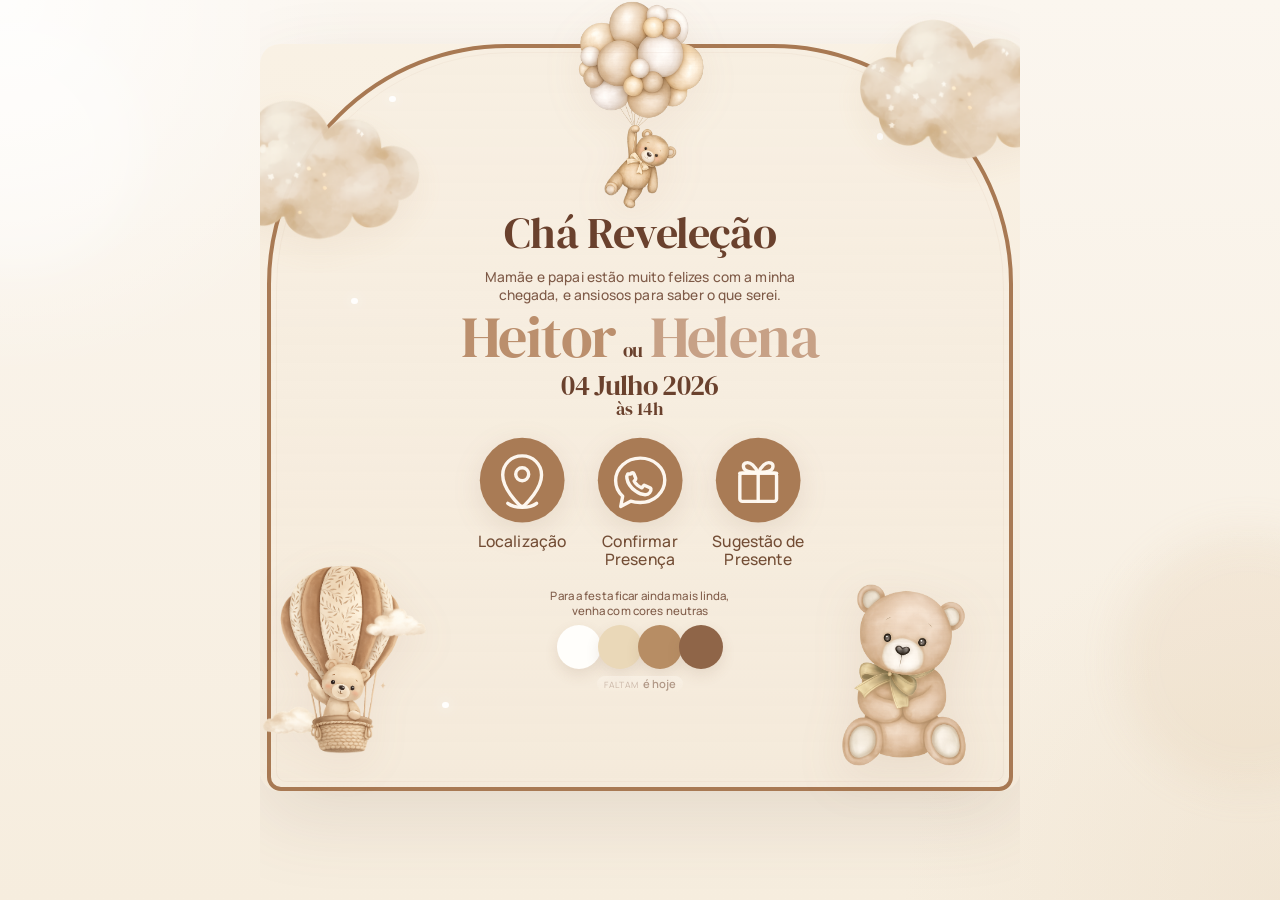
<file: index.html>
﻿<!DOCTYPE html>
<html lang="pt-BR">
  <head>
    <meta charset="UTF-8" />
    <meta name="viewport" content="width=device-width, initial-scale=1.0" />
    <title>Ch&aacute; Revele&ccedil;&atilde;o</title>
    <meta
      name="description"
      content="Convite interativo de ch&aacute; revela&ccedil;&atilde;o com localiza&ccedil;&atilde;o, confirma&ccedil;&atilde;o de presen&ccedil;a e sugest&atilde;o de presente."
    />
    <link rel="canonical" href="https://convite-cha-revelacao.vercel.app/" />
    <meta property="og:locale" content="pt_BR" />
    <meta property="og:type" content="website" />
    <meta property="og:site_name" content="Ch&aacute; Revele&ccedil;&atilde;o" />
    <meta property="og:title" content="Ch&aacute; Revele&ccedil;&atilde;o | Heitor ou Helena?" />
    <meta
      property="og:description"
      content="Confirme sua presen&ccedil;a, veja o local e deixe seu palpite."
    />
    <meta property="og:url" content="https://convite-cha-revelacao.vercel.app/" />
    <meta
      property="og:image"
      content="https://convite-cha-revelacao.vercel.app/og-preview.png?v=2"
    />
    <meta property="og:image:type" content="image/png" />
    <meta property="og:image:width" content="1200" />
    <meta property="og:image:height" content="1200" />
    <meta
      property="og:image:alt"
      content="Convite Ch&aacute; Revele&ccedil;&atilde;o com a pergunta Heitor ou Helena?"
    />
    <meta name="twitter:card" content="summary_large_image" />
    <meta name="twitter:title" content="Ch&aacute; Revele&ccedil;&atilde;o | Heitor ou Helena?" />
    <meta
      name="twitter:description"
      content="Confirme sua presen&ccedil;a, veja o local e deixe seu palpite."
    />
    <meta
      name="twitter:image"
      content="https://convite-cha-revelacao.vercel.app/og-preview.png?v=2"
    />
    <link rel="preconnect" href="https://fonts.googleapis.com" />
    <link rel="preconnect" href="https://fonts.gstatic.com" crossorigin />
    <link
      href="https://fonts.googleapis.com/css2?family=Cormorant+Garamond:wght@600;700&family=DM+Serif+Display:ital@0;1&family=Manrope:wght@400;500;600;700&display=swap"
      rel="stylesheet"
    />
    <link rel="stylesheet" href="./styles.css" />
  </head>
  <body class="layout-main-cover">
    <div class="ambient ambient-left"></div>
    <div class="ambient ambient-right"></div>

    <main class="invite-page">
      <section class="invite-card" id="convite">
        <div class="cover-shell">
          <div class="cover-sparkles" aria-hidden="true">
            <span></span>
            <span></span>
            <span></span>
            <span></span>
          </div>

          <img
            class="cover-cloud cover-cloud-left cover-cloud-image"
            src="./referencias/nuvem2.png"
            alt=""
            aria-hidden="true"
          />
          <img
            class="cover-cloud cover-cloud-right cover-cloud-image"
            src="./referencias/nuvem2.png"
            alt=""
            aria-hidden="true"
          />

          <div class="cover-arch">
            <div class="cover-balloon-burst" aria-hidden="true">
              <img
                class="cover-balloon-image"
                src="./referencias/ursoBalao.png"
                alt=""
              />
            </div>

            <div class="cover-content">
              <p class="cover-kicker">Ch&aacute; Revele&ccedil;&atilde;o</p>
              <div class="cover-copy-block">
                <p class="cover-copy">
                  Mam&atilde;e e papai est&atilde;o muito felizes com a minha chegada, e
                  ansiosos para saber o que serei.
                </p>
              </div>

              <p class="cover-name-line">
                <span class="cover-name cover-name-left">Heitor</span>
                <span class="cover-name-divider">ou</span>
                <span class="cover-name cover-name-right">Helena</span>
              </p>

              <div class="cover-event-block">
                <div class="cover-event cover-event-stacked">
                  <strong class="cover-event-date-line" data-event-date>04 Julho 2026</strong>
                  <span class="cover-event-time-line" data-event-time>&agrave;s 14:00</span>
                </div>
              </div>

              <div class="cover-actions" aria-label="A&ccedil;&otilde;es principais do convite">
                <button class="cover-action" type="button" data-open-panel="location-panel">
                  <span class="cover-action-icon">
                    <svg
                      class="cover-action-svg"
                      viewBox="0 0 64 64"
                      aria-hidden="true"
                      focusable="false"
                    >
                      <circle class="icon-circle" cx="32" cy="32" r="30" />
                      <path
                        class="icon-stroke"
                        d="M32 14.8c-7.7 0-13.8 5.9-13.8 13.5 0 10.3 11.7 21.2 12.2 21.7.9.8 2.2.8 3.1 0 .5-.5 12.2-11.4 12.2-21.7 0-7.6-6.1-13.5-13.7-13.5Z"
                      />
                      <circle class="icon-stroke" cx="32" cy="27.8" r="4.6" />
                      <path class="icon-stroke" d="M21.8 48.4c2.4 1.8 5.8 2.8 10.2 2.8 4.4 0 7.8-1 10.2-2.8" />
                    </svg>
                  </span>
                  <span class="cover-action-label">Localiza&ccedil;&atilde;o</span>
                </button>
                <button class="cover-action" type="button" data-open-panel="rsvp-panel">
                  <span class="cover-action-icon">
                    <svg
                      class="cover-action-svg"
                      viewBox="0 0 64 64"
                      aria-hidden="true"
                      focusable="false"
                    >
                      <circle class="icon-circle" cx="32" cy="32" r="30" />
                      <path
                        class="icon-stroke"
                        d="M32 16.4c-9.7 0-17.4 7.1-17.4 15.9 0 4.4 1.9 8.3 5 11.1l-1.4 7.2 7-3.7c2 .6 4.2.9 6.8.9 9.7 0 17.4-7.1 17.4-15.9S41.7 16.4 32 16.4Z"
                      />
                      <path
                        class="icon-stroke"
                        d="M25.2 27.6c.4-.8 1-.9 1.4-.9.4 0 .7 0 1 .8l1.2 3c.1.3.1.7-.1 1-.3.4-.6.8-1 1.1.4.9 1.3 2 2.4 3 .9.7 2.1 1.5 3 1.8.4-.4.8-1 1.2-1.4.3-.4.7-.5 1.1-.3l3.5 1.6c.4.2.6.4.7.7.1.4 0 1.8-.9 2.9-.8 1-2.1 1.4-3.2 1.4-1.6 0-4.1-.6-6.7-2.5-3.4-2.4-5.7-6-6.2-9.1-.2-1.3 0-2.3.6-3.1Z"
                      />
                    </svg>
                  </span>
                  <span class="cover-action-label">Confirmar Presen&ccedil;a</span>
                </button>
                <button class="cover-action" type="button" data-open-panel="gift-panel">
                  <span class="cover-action-icon">
                    <svg
                      class="cover-action-svg"
                      viewBox="0 0 64 64"
                      aria-hidden="true"
                      focusable="false"
                    >
                      <circle class="icon-circle" cx="32" cy="32" r="30" />
                      <rect class="icon-stroke" x="19" y="27" width="26" height="20" rx="1.8" />
                      <path class="icon-stroke" d="M19 27h26" />
                      <path class="icon-stroke" d="M32 27v20" />
                      <path
                        class="icon-stroke"
                        d="M31.8 27c-1.4-4.3-5.4-8.7-8.9-7.1-2 1-1.8 4 .5 5.2 2.2 1.1 5.7 1.2 8.4 1.2Z"
                      />
                      <path
                        class="icon-stroke"
                        d="M32.2 27c1.4-4.3 5.4-8.7 8.9-7.1 2 1 1.8 4-.5 5.2-2.2 1.1-5.7 1.2-8.4 1.2Z"
                      />
                    </svg>
                  </span>
                  <span class="cover-action-label">Sugest&atilde;o de Presente</span>
                </button>
              </div>

              <p class="cover-note">
                Para a festa ficar ainda mais linda,
                <span>venha com cores neutras</span>
              </p>

              <div class="cover-palette" aria-label="Paleta neutra sugerida">
                <span class="cover-swatch cover-swatch-one"></span>
                <span class="cover-swatch cover-swatch-two"></span>
                <span class="cover-swatch cover-swatch-three"></span>
                <span class="cover-swatch cover-swatch-four"></span>
              </div>

              <div class="cover-countdown" id="cover-countdown" aria-live="polite">
                <span class="cover-countdown-label">Faltam</span>
                <strong class="cover-countdown-value" id="cover-countdown-value">0 dias</strong>
              </div>

              <div class="cover-bottom" aria-hidden="true">
                <img
                  class="basket-scene basket-scene-image"
                  src="./referencias/ursinho2.png"
                  alt=""
                />
              </div>

              <img
                class="big-bear big-bear-image big-bear-anchor"
                src="./referencias/urso3.png"
                alt=""
                aria-hidden="true"
              />
            </div>
          </div>
        </div>
      </section>
    </main>

    <section class="panel-shell" id="location-panel" aria-hidden="true">
      <div class="panel-card">
        <button class="panel-close" type="button" data-close-panel aria-label="Fechar painel">
          x
        </button>
        <p class="panel-kicker">Local do evento</p>
        <h2>Como chegar</h2>
        <p class="panel-copy">
          Abra o ponto exato no mapa e siga direto para o endere&ccedil;o do evento.
        </p>
        <div class="panel-block">
          <strong data-event-location>R. Fortaleza, 63 - Cidade Universit&aacute;ria, Macei&oacute; - AL, 57072-313</strong>
        </div>
        <a
          class="panel-link"
          data-map-link
          href="https://maps.google.com"
          target="_blank"
          rel="noreferrer"
          >Abrir no Google Maps</a
        >
        <button class="panel-link panel-link-secondary" id="copy-location-button" type="button">
          Copiar localiza&ccedil;&atilde;o
        </button>
        <p class="panel-copy-feedback" id="copy-location-feedback" hidden>
          Localiza&ccedil;&atilde;o copiada para compartilhar.
        </p>
      </div>
    </section>

    <section class="panel-shell" id="rsvp-panel" aria-hidden="true">
      <div class="panel-card">
        <button class="panel-close" type="button" data-close-panel aria-label="Fechar painel">
          x
        </button>
        <p class="panel-kicker">Presen&ccedil;a</p>
        <h2>Confirme sua presen&ccedil;a</h2>
        <form class="rsvp-form" id="rsvp-form">
          <label class="field">
            <span>Seu nome</span>
            <input
              id="guest-name"
              name="guest-name"
              type="text"
              maxlength="60"
              placeholder="Digite seu nome"
              required
            />
          </label>
          <p class="field-error" id="guest-name-error" hidden>
            Este nome n&atilde;o foi encontrado na lista de convidados.
          </p>
          <button class="panel-link panel-link-button" type="submit">
            Confirmar presen&ccedil;a
          </button>
        </form>
        <div class="confirmation-panel" id="confirmation-panel" hidden>
          <p class="confirmation-title">Presen&ccedil;a confirmada</p>
          <p class="confirmation-copy">
            <span id="confirmed-name"></span>, sua participa&ccedil;&atilde;o foi registrada.
          </p>
          <button class="vote-entry" type="button" data-open-panel="vote-panel">
            Fazer meu palpite: menino ou menina
          </button>
        </div>
      </div>
    </section>

    <section class="panel-shell" id="gift-panel" aria-hidden="true">
      <div class="panel-card">
        <button class="panel-close" type="button" data-close-panel aria-label="Fechar painel">
          x
        </button>
        <p class="panel-kicker">Presentes</p>
        <h2>Dois itens que ajudam bastante</h2>
        <p class="panel-copy">
          Se desejar presentear, voc&ecirc; pode escolher qualquer uma dessas op&ccedil;&otilde;es.
        </p>

        <div class="gift-grid">
          <article class="gift-card">
            <div class="gift-visual">
              <img
                class="gift-image is-visible"
                src="./referencias/fralda1.jpeg"
                alt="Sugest&atilde;o de fralda marca 1"
              />
              <img
                class="gift-image"
                src="./referencias/fralda2.jpeg"
                alt="Sugest&atilde;o de fralda marca 2"
              />
              <div class="gift-shimmer"></div>
            </div>
            <div class="gift-content">
              <p class="gift-title">Fralda</p>
              <p class="gift-description">Tamanho P ou M.</p>
            </div>
          </article>

          <article class="gift-card">
            <div class="gift-visual">
              <img
                class="gift-image is-visible"
                src="./referencias/lenco1.jpeg"
                alt="Sugest&atilde;o de len&ccedil;o umedecido marca 1"
              />
              <img
                class="gift-image"
                src="./referencias/lenco2.jpeg"
                alt="Sugest&atilde;o de len&ccedil;o umedecido marca 2"
              />
              <div class="gift-shimmer"></div>
            </div>
            <div class="gift-content">
              <p class="gift-title">Len&ccedil;o umedecido</p>
              <p class="gift-description">Qualquer uma das op&ccedil;&otilde;es mostradas ser&aacute; bem-vinda.</p>
            </div>
          </article>
        </div>
      </div>
    </section>

    <section class="panel-shell" id="vote-panel" aria-hidden="true">
      <div class="panel-card panel-card-vote">
        <button class="panel-close" type="button" data-close-panel aria-label="Fechar painel">
          x
        </button>
        <p class="panel-kicker">Palpite</p>
        <h2>Deixe seu palpite</h2>
        <p class="panel-copy">
          Helena ou Heitor? Toque no nome para votar.
        </p>

        <div class="vote-lock" id="vote-lock">
          <p class="vote-lock-title">Aguardando confirma&ccedil;&atilde;o</p>
          <p class="vote-lock-copy">Confirme sua presen&ccedil;a para liberar esta etapa.</p>
        </div>
        <p class="field-error" id="vote-status-message" hidden></p>

        <div class="vote-panel is-locked" id="vote-panel-content" aria-disabled="true">
          <div class="vote-confirm" id="vote-confirm" hidden>
            <p class="vote-confirm-kicker">Confirmar palpite</p>
            <p class="vote-confirm-copy" id="vote-confirm-copy">
              Voc&ecirc; quer confirmar este palpite?
            </p>
            <div class="vote-confirm-actions">
              <button class="vote-confirm-button vote-confirm-button-secondary" type="button" id="vote-confirm-cancel">
                Voltar
              </button>
              <button class="vote-confirm-button vote-confirm-button-primary" type="button" id="vote-confirm-submit">
                Confirmar escolha
              </button>
            </div>
          </div>
          <div class="vote-history">
            <p class="vote-history-title">&Uacute;ltimos palpites</p>
            <div class="vote-tags" id="vote-tags"></div>
          </div>

          <div class="vote-options is-disabled" id="vote-options">
            <button class="vote-option vote-option-girl" type="button" data-vote="menina">
              <span class="vote-option-aura"></span>
              <span class="vote-option-badge">Menina</span>
              <span class="vote-title">Helena</span>
              <span class="vote-subtitle">Toque aqui se voc&ecirc; acha que &eacute; menina</span>
            </button>
            <button class="vote-option vote-option-boy" type="button" data-vote="menino">
              <span class="vote-option-aura"></span>
              <span class="vote-option-badge">Menino</span>
              <span class="vote-title">Heitor</span>
              <span class="vote-subtitle">Toque aqui se voc&ecirc; acha que &eacute; menino</span>
            </button>
          </div>

          <div class="vote-stage" id="vote-stage">
            <div class="vote-stage-wash vote-stage-wash-girl"></div>
            <div class="vote-stage-wash vote-stage-wash-boy"></div>
            <div class="vote-energy vote-energy-girl"></div>
            <div class="vote-energy vote-energy-boy"></div>
            <div class="vote-name-sparks" id="vote-name-sparks" aria-hidden="true"></div>
            <div class="vote-particles" aria-hidden="true">
              <span></span>
              <span></span>
              <span></span>
              <span></span>
              <span></span>
              <span></span>
              <span></span>
              <span></span>
              <span></span>
              <span></span>
              <span></span>
              <span></span>
            </div>
            <div class="vote-core">
              <p class="vote-core-label">Palpites registrados nesta experi&ecirc;ncia</p>
              <div class="vote-orb-shell" aria-hidden="true">
                <div class="vote-orb vote-orb-main"></div>
                <div class="vote-orb vote-orb-side vote-orb-side-left"></div>
                <div class="vote-orb vote-orb-side vote-orb-side-right"></div>
              </div>
              <div class="vote-score">
                <div class="vote-score-card vote-score-card-girl">
                  <span>Helena</span>
                  <strong id="girl-count">0</strong>
                  <div class="vote-meter">
                    <span class="vote-meter-fill vote-meter-fill-girl" id="girl-meter-fill"></span>
                  </div>
                </div>
                <div class="vote-score-card vote-score-card-boy">
                  <span>Heitor</span>
                  <strong id="boy-count">0</strong>
                  <div class="vote-meter">
                    <span class="vote-meter-fill vote-meter-fill-boy" id="boy-meter-fill"></span>
                  </div>
                </div>
              </div>
              <p class="vote-selected" id="vote-selected">
                Escolha um lado para animar o placar.
              </p>
            </div>
          </div>
        </div>
      </div>
    </section>

    <script src="./config.js"></script>
    <script src="./script.js"></script>
  </body>
</html>
</file>
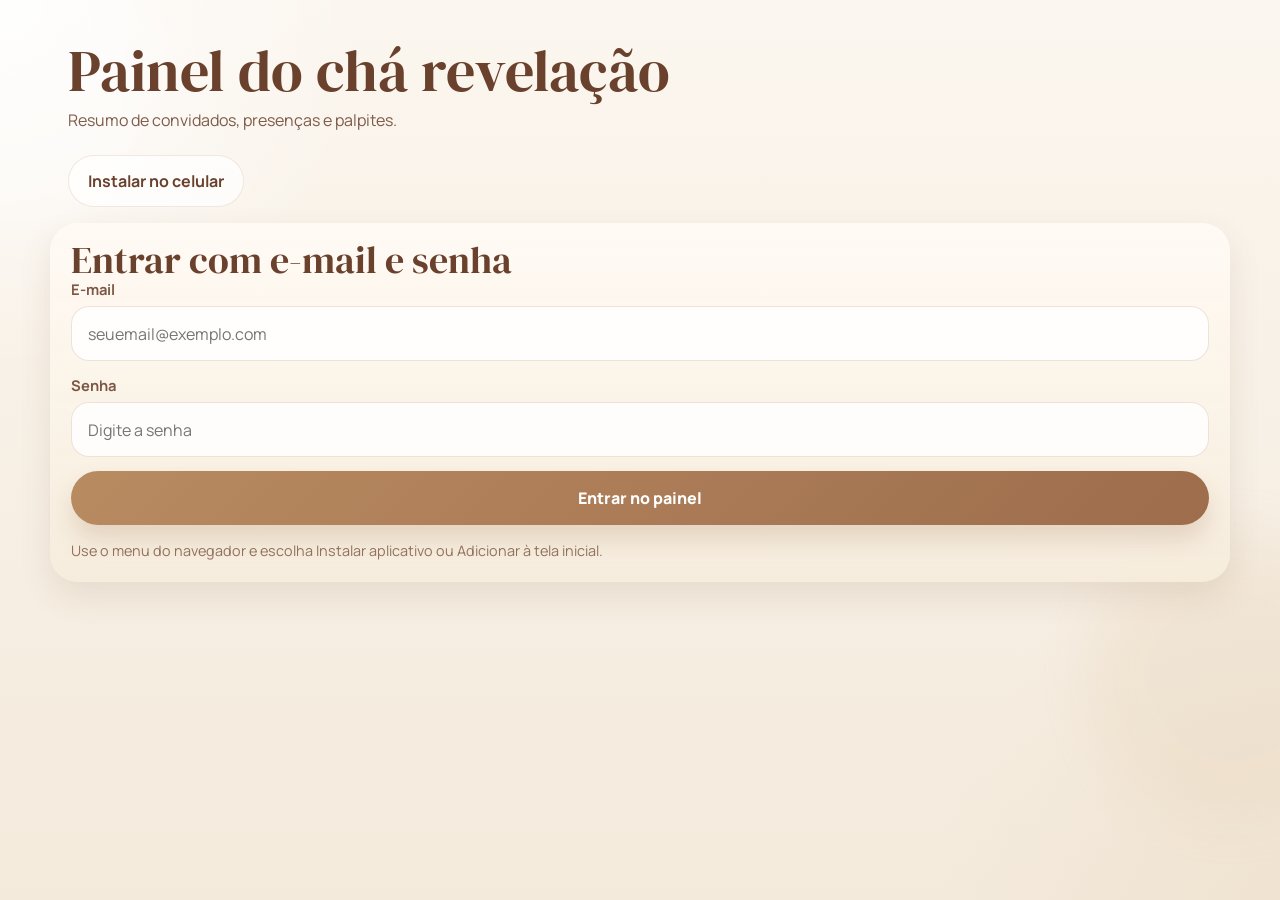
<file: painel.html>
<!DOCTYPE html>
<html lang="pt-BR">
  <head>
    <meta charset="UTF-8" />
    <meta name="viewport" content="width=device-width, initial-scale=1.0" />
    <title>Painel do Ch&aacute; Revele&ccedil;&atilde;o</title>
    <meta name="theme-color" content="#f6ecdc" />
    <meta
      name="description"
      content="Painel administrativo do convite com presen&ccedil;as, palpites e resumo do evento."
    />
    <link rel="manifest" href="./painel.webmanifest" />
    <link rel="apple-touch-icon" href="./painel-icon-192.png" />
    <link rel="preconnect" href="https://fonts.googleapis.com" />
    <link rel="preconnect" href="https://fonts.gstatic.com" crossorigin />
    <link
      href="https://fonts.googleapis.com/css2?family=DM+Serif+Display:ital@0;1&family=Manrope:wght@400;500;600;700;800&display=swap"
      rel="stylesheet"
    />
    <link rel="stylesheet" href="./painel.css" />
  </head>
  <body>
    <div class="admin-ambient admin-ambient-left"></div>
    <div class="admin-ambient admin-ambient-right"></div>

    <main class="admin-page">
      <section class="admin-shell">
        <header class="admin-hero">
          <div>
            <h1>Painel do ch&aacute; revela&ccedil;&atilde;o</h1>
            <p class="admin-subtitle admin-print-summary">
              Resumo de convidados, presen&ccedil;as e palpites.
            </p>
            <p class="admin-print-generated" id="admin-print-generated"></p>
          </div>
          <div class="admin-hero-actions">
            <button class="admin-secondary-button" id="admin-install-button" type="button" hidden>
              Instalar no celular
            </button>
            <button class="admin-secondary-button" id="admin-print-button" type="button" hidden>
              Baixar PDF
            </button>
            <button class="admin-secondary-button" id="admin-logout-button" type="button" hidden>
              Sair
            </button>
          </div>
        </header>

        <section class="admin-card admin-auth-card" id="admin-auth-card">
          <h2>Entrar com e-mail e senha</h2>

          <form class="admin-auth-form" id="admin-login-form">
            <label class="admin-field">
              <span>E-mail</span>
              <input
                id="admin-email"
                name="email"
                type="email"
                inputmode="email"
                autocomplete="email"
                placeholder="seuemail@exemplo.com"
                required
              />
            </label>
            <label class="admin-field">
              <span>Senha</span>
              <input
                id="admin-password"
                name="password"
                type="password"
                autocomplete="current-password"
                placeholder="Digite a senha"
                required
              />
            </label>
            <button class="admin-primary-button" id="admin-login-button" type="submit">
              Entrar no painel
            </button>
          </form>

          <p class="admin-feedback" id="admin-auth-feedback" hidden></p>
          <p class="admin-install-hint" id="admin-install-hint" hidden></p>
        </section>

        <section class="admin-dashboard" id="admin-dashboard" hidden>
          <section class="admin-summary-grid" id="admin-summary-grid">
            <article class="admin-stat-card">
              <p class="admin-stat-label">Convidados</p>
              <strong class="admin-stat-value" id="stat-total-guests">0</strong>
            </article>
            <article class="admin-stat-card">
              <p class="admin-stat-label">Confirmados</p>
              <strong class="admin-stat-value" id="stat-confirmed">0</strong>
              <span class="admin-stat-note" id="stat-confirmed-rate">0%</span>
            </article>
            <article class="admin-stat-card">
              <p class="admin-stat-label">Pendentes</p>
              <strong class="admin-stat-value" id="stat-pending">0</strong>
            </article>
            <article class="admin-stat-card">
              <p class="admin-stat-label">Palpites</p>
              <strong class="admin-stat-value" id="stat-total-votes">0</strong>
            </article>
            <article class="admin-stat-card admin-stat-card-accent-girl">
              <p class="admin-stat-label">Helena</p>
              <strong class="admin-stat-value" id="stat-girl-votes">0</strong>
              <span class="admin-stat-note" id="stat-girl-rate">0%</span>
            </article>
            <article class="admin-stat-card admin-stat-card-accent-boy">
              <p class="admin-stat-label">Heitor</p>
              <strong class="admin-stat-value" id="stat-boy-votes">0</strong>
              <span class="admin-stat-note" id="stat-boy-rate">0%</span>
            </article>
          </section>

          <section class="admin-chart-grid">
            <article class="admin-card admin-chart-card">
              <div class="admin-card-header">
                <div>
                  <h2>Presen&ccedil;as</h2>
                </div>
              </div>
              <div class="admin-chart-layout">
                <div class="admin-donut" id="presence-donut" aria-hidden="true">
                  <div class="admin-donut-hole">
                    <strong id="presence-donut-center">0%</strong>
                    <span>confirmado</span>
                  </div>
                </div>
                <div class="admin-legend">
                  <div class="admin-legend-item">
                    <span class="admin-legend-dot admin-legend-dot-confirmed"></span>
                    <div>
                      <strong id="presence-confirmed-legend">0</strong>
                      <span>Confirmados</span>
                    </div>
                  </div>
                  <div class="admin-legend-item">
                    <span class="admin-legend-dot admin-legend-dot-pending"></span>
                    <div>
                      <strong id="presence-pending-legend">0</strong>
                      <span>Pendentes</span>
                    </div>
                  </div>
                </div>
              </div>
            </article>

            <article class="admin-card admin-chart-card">
              <div class="admin-card-header">
                <div>
                  <h2>Palpites</h2>
                </div>
              </div>
              <div class="admin-chart-layout">
                <div class="admin-donut admin-donut-votes" id="vote-donut" aria-hidden="true">
                  <div class="admin-donut-hole">
                    <strong id="vote-donut-center">0</strong>
                    <span>palpites</span>
                  </div>
                </div>
                <div class="admin-legend">
                  <div class="admin-legend-item">
                    <span class="admin-legend-dot admin-legend-dot-girl"></span>
                    <div>
                      <strong id="vote-girl-legend">0</strong>
                      <span>Helena</span>
                    </div>
                  </div>
                  <div class="admin-legend-item">
                    <span class="admin-legend-dot admin-legend-dot-boy"></span>
                    <div>
                      <strong id="vote-boy-legend">0</strong>
                      <span>Heitor</span>
                    </div>
                  </div>
                </div>
              </div>
              <div class="admin-bar-compare">
                <div class="admin-bar-track">
                  <span class="admin-bar-fill admin-bar-fill-girl" id="vote-girl-bar"></span>
                </div>
                <div class="admin-bar-track">
                  <span class="admin-bar-fill admin-bar-fill-boy" id="vote-boy-bar"></span>
                </div>
              </div>
            </article>
          </section>

          <section class="admin-card admin-controls-card">
            <div class="admin-card-header">
              <div>
                <h2>Buscar e filtrar</h2>
              </div>
            </div>
            <div class="admin-controls-grid">
              <label class="admin-field">
                <span>Buscar nome</span>
                <input
                  id="guest-search"
                  type="search"
                  inputmode="search"
                  placeholder="Digite um nome"
                />
              </label>
              <label class="admin-field">
                <span>Presen&ccedil;a</span>
                <select id="attendance-filter">
                  <option value="all">Todos</option>
                  <option value="confirmed">Confirmados</option>
                  <option value="pending">Pendentes</option>
                </select>
              </label>
              <label class="admin-field">
                <span>Palpite</span>
                <select id="vote-filter">
                  <option value="all">Todos</option>
                  <option value="voted">J&aacute; votaram</option>
                  <option value="not_voted">Ainda n&atilde;o votaram</option>
                  <option value="menina">Helena</option>
                  <option value="menino">Heitor</option>
                </select>
              </label>
            </div>
          </section>

          <section class="admin-card">
            <div class="admin-card-header">
              <div>
                <h2>Lista de convidados</h2>
              </div>
              <span class="admin-inline-note" id="guest-results-note">0 resultados</span>
            </div>
            <div class="admin-guest-list" id="admin-guest-list"></div>
            <div class="admin-pagination" id="admin-pagination" hidden>
              <button class="admin-secondary-button admin-pagination-button" id="guest-prev-page" type="button">
                Anterior
              </button>
              <span class="admin-pagination-note" id="guest-page-note">Página 1 de 1</span>
              <button class="admin-secondary-button admin-pagination-button" id="guest-next-page" type="button">
                Próxima
              </button>
            </div>
          </section>

          <section class="admin-card">
            <div class="admin-card-header">
              <div>
                <h2>Palpites recentes</h2>
              </div>
            </div>
            <div class="admin-activity-list" id="admin-activity-list"></div>
          </section>
        </section>
      </section>
    </main>

    <script src="./config.js"></script>
    <script src="./painel.js"></script>
  </body>
</html>
</file>
<file: styles.css>
:root {
  --cream-50: #fffaf4;
  --cream-100: #f7efe2;
  --cream-200: #ecdcc4;
  --sand-300: #dcc09c;
  --caramel-400: #b5855d;
  --brown-500: #94684b;
  --brown-700: #6a412d;
  --rose-500: #d88baa;
  --blue-500: #84add7;
  --shadow-soft: 0 28px 80px rgba(110, 76, 54, 0.12);
  --shadow-card: 0 14px 36px rgba(123, 82, 55, 0.14);
  --font-display: "DM Serif Display", serif;
  --font-ui: "Manrope", sans-serif;
  --invite-frame-width: min(calc(100vw - 1rem), 560px);
}

* {
  box-sizing: border-box;
}

html,
body {
  margin: 0;
  min-height: 100%;
}

body {
  font-family: var(--font-ui);
  color: var(--brown-700);
  background:
    radial-gradient(circle at top left, rgba(255, 255, 255, 0.82), transparent 24%),
    radial-gradient(circle at bottom right, rgba(235, 220, 199, 0.46), transparent 24%),
    linear-gradient(180deg, #fbf6ef 0%, #f6edde 100%);
  overflow-x: hidden;
}

button,
input,
a {
  font: inherit;
}

img {
  display: block;
  width: 100%;
}

.ambient {
  position: fixed;
  width: 16rem;
  height: 16rem;
  border-radius: 50%;
  filter: blur(20px);
  opacity: 0.42;
  pointer-events: none;
}

.ambient-left {
  top: 1rem;
  left: -7rem;
  background: rgba(255, 255, 255, 0.8);
}

.ambient-right {
  right: -6rem;
  bottom: 7rem;
  background: rgba(220, 192, 156, 0.38);
}

.invite-page {
  width: var(--invite-frame-width);
  margin: 0 auto;
  padding: 2.2rem 0 1.7rem;
  overflow-x: clip;
}

.cover-shell {
  position: relative;
  overflow-x: clip;
  overflow-y: visible;
  border-radius: 20px;
  background: linear-gradient(180deg, rgba(249, 241, 228, 0.98), rgba(244, 233, 217, 0.98));
  box-shadow: var(--shadow-soft);
}

.cover-sparkles span {
  position: absolute;
  z-index: 1;
  width: 0.4rem;
  height: 0.4rem;
  border-radius: 50%;
  background: rgba(255, 255, 255, 0.92);
  box-shadow: 0 0 14px rgba(255, 255, 255, 0.9);
  animation: twinkle 3.2s ease-in-out infinite;
}

.cover-sparkles span:nth-child(1) {
  top: 7%;
  left: 17%;
}

.cover-sparkles span:nth-child(2) {
  top: 12%;
  right: 18%;
  animation-delay: -0.8s;
}

.cover-sparkles span:nth-child(3) {
  top: 34%;
  left: 12%;
  animation-delay: -1.6s;
}

.cover-sparkles span:nth-child(4) {
  bottom: 11%;
  left: 24%;
  animation-delay: -1.1s;
}

.cover-cloud {
  position: absolute;
  z-index: 1;
  width: clamp(11.6rem, 40vw, 15.2rem);
  height: auto;
  opacity: 0.98;
}

.cover-cloud-image {
  object-fit: contain;
  filter: drop-shadow(0 12px 20px rgba(181, 133, 93, 0.1));
}

.cover-cloud-left {
  top: -0.15rem;
  left: -4rem;
}

.cover-cloud-right {
  top: -5.2rem;
  right: -4rem;
  animation-delay: -3.5s;
}

.cover-arch {
  position: relative;
  z-index: 0;
  margin: 0.42rem;
  padding: 2.95rem 1.05rem 0.8rem;
  border: 4px solid #a87953;
  border-radius: 240px 240px 14px 14px;
  min-height: auto;
  background: linear-gradient(180deg, rgba(247, 238, 225, 0.72), rgba(245, 235, 220, 0.56));
}

.cover-arch::before {
  content: "";
  position: absolute;
  inset: 0.3rem;
  border-radius: 236px 236px 10px 10px;
  border: 1px solid rgba(168, 121, 83, 0.06);
  pointer-events: none;
  z-index: 1;
}

.cover-arch::after {
  content: none;
}

.cover-balloon-burst {
  position: absolute;
  top: -3.2rem;
  left: 50%;
  width: clamp(6.9rem, 24vw, 8.7rem);
  height: auto;
  transform: translateX(-50%) scale(1.05);
  transform-origin: center top;
}

.cover-balloon-image {
  display: block;
  width: 100%;
  height: auto;
  object-fit: contain;
  filter: drop-shadow(0 12px 18px rgba(181, 133, 93, 0.08));
}

.mini-bear,
.big-bear {
  position: absolute;
}

.mini-bear-head,
.mini-bear-body,
.mini-bear-arm,
.mini-bear-leg,
.big-bear-head,
.big-bear-body,
.big-bear-arm,
.big-bear-leg,
.big-bear-feet {
  position: absolute;
  background:
    radial-gradient(circle at 40% 30%, rgba(248, 231, 210, 0.92), rgba(242, 220, 192, 0.92) 45%, rgba(214, 171, 125, 0.96)),
    linear-gradient(180deg, #f2dcc0 0%, #d6ab7d 100%);
  box-shadow:
    inset 0 -8px 10px rgba(134, 96, 62, 0.12),
    inset 0 6px 8px rgba(255, 255, 255, 0.18);
}

.mini-bear-head::before,
.mini-bear-head::after,
.big-bear-head::before,
.big-bear-head::after {
  content: "";
  position: absolute;
  border-radius: 50%;
  background: inherit;
}

.mini-bear-hanging {
  width: clamp(2.25rem, 8vw, 2.8rem);
  height: clamp(3.9rem, 13.5vw, 4.8rem);
  left: 50%;
  bottom: -0.55rem;
  transform: translateX(-50%) rotate(7deg);
}

.mini-bear-basket {
  width: 2.1rem;
  height: 2.7rem;
  left: 0.9rem;
  bottom: 0.45rem;
}

.mini-bear-head {
  width: 1.4rem;
  height: 1.3rem;
  border-radius: 50%;
  left: 50%;
  top: 0;
  transform: translateX(-50%);
}

.mini-bear-head::before,
.mini-bear-head::after {
  width: 0.6rem;
  height: 0.6rem;
  top: -0.08rem;
}

.mini-bear-head::before {
  left: -0.1rem;
}

.mini-bear-head::after {
  right: -0.1rem;
}

.mini-bear-body {
  width: 1.5rem;
  height: 1.9rem;
  border-radius: 46%;
  left: 50%;
  top: 1rem;
  transform: translateX(-50%);
}

.mini-bear-arm {
  width: 0.46rem;
  height: 1.3rem;
  border-radius: 999px;
  top: 1.05rem;
}

.mini-bear-arm-left {
  left: 0.28rem;
  transform: rotate(24deg);
}

.mini-bear-arm-right {
  right: 0.28rem;
  transform: rotate(-18deg);
}

.mini-bear-leg {
  width: 0.5rem;
  height: 1.2rem;
  border-radius: 999px;
  top: 2.45rem;
}

.mini-bear-leg-left {
  left: 0.72rem;
  transform: rotate(18deg);
}

.mini-bear-leg-right {
  right: 0.72rem;
  transform: rotate(-14deg);
}

.mini-bear-face,
.big-bear-face {
  position: absolute;
  border-radius: 999px;
  background: rgba(255, 246, 236, 0.92);
}

.mini-bear-face {
  width: 0.64rem;
  height: 0.46rem;
  left: 50%;
  top: 0.7rem;
  transform: translateX(-50%);
}

.mini-bear-face::before,
.mini-bear-face::after,
.big-bear-face::before,
.big-bear-face::after {
  content: "";
  position: absolute;
  border-radius: 50%;
}

.mini-bear-face::before {
  width: 0.13rem;
  height: 0.13rem;
  background: #5b3928;
  left: 50%;
  top: 46%;
  transform: translate(-50%, -50%);
}

.mini-bear-face::after {
  width: 0.3rem;
  height: 0.14rem;
  left: 50%;
  bottom: 0.06rem;
  transform: translateX(-50%);
  border-bottom: 1px solid #5b3928;
}

.mini-bear-face-hanging {
  top: 0.68rem;
}

.cover-content {
  position: relative;
  z-index: 2;
  display: flex;
  flex-direction: column;
  min-height: auto;
  padding-top: 5.65rem;
  text-align: center;
}

.layout-main-cover .cover-content {
  padding-top: 7.25rem;
}

.cover-kicker,
.panel-kicker,
h1,
h2 {
  margin: 0;
  font-family: var(--font-display);
  color: var(--brown-700);
}

.cover-kicker {
  font-family: var(--font-display);
  font-size: clamp(2.02rem, 6.9vw, 2.76rem);
  font-weight: 400;
  letter-spacing: -0.018em;
  line-height: 0.96;
  text-wrap: balance;
}

.cover-copy-block {
  display: grid;
  gap: 0.24rem;
  margin-top: 0.78rem;
}

h1 {
  margin-top: 0.45rem;
  font-size: clamp(3.2rem, 11.7vw, 4.7rem);
  line-height: 0.94;
  letter-spacing: -0.015em;
}

h2 {
  font-size: clamp(2.2rem, 8vw, 3rem);
  line-height: 0.98;
}

.cover-copy,
.panel-copy,
.gift-description,
.confirmation-copy,
.vote-selected,
.vote-lock-copy {
  line-height: 1.62;
  color: rgba(106, 65, 45, 0.86);
}

.panel-helper {
  margin: 0.7rem 0 0;
  font-size: 0.92rem;
  line-height: 1.5;
  color: rgba(106, 65, 45, 0.7);
}

.panel-helper.is-online {
  color: rgba(76, 118, 74, 0.86);
}

.panel-helper.is-highlight {
  color: rgba(106, 65, 45, 0.86);
  font-weight: 600;
}

.cover-copy {
  max-width: 16.9rem;
  margin: 0 auto;
  font-family: var(--font-ui);
  font-size: 0.86rem;
  line-height: 1.34;
  font-weight: 500;
  letter-spacing: 0.01em;
}

.cover-bridge {
  margin: 0;
  font-family: var(--font-ui);
  font-size: 0.72rem;
  font-weight: 700;
  letter-spacing: 0.1em;
  text-transform: uppercase;
  color: var(--brown-700);
  text-wrap: balance;
  line-height: 1.34;
}

.cover-name-line {
  display: flex;
  justify-content: center;
  align-items: baseline;
  gap: 0.4rem;
  margin: 0.18rem 0 0;
  flex-wrap: nowrap;
  text-wrap: balance;
}

.cover-name {
  font-family: var(--font-display);
  font-size: clamp(2.8rem, 9.8vw, 3.62rem);
  line-height: 0.92;
  font-weight: 400;
  letter-spacing: -0.02em;
  text-shadow: 0 1px 0 rgba(255, 255, 255, 0.18);
}

.cover-name-left {
  color: #bb8f6d;
}

.cover-name-right {
  color: #c7a186;
}

.cover-name-divider {
  font-family: var(--font-display);
  font-size: 1.18rem;
  font-weight: 400;
  color: var(--brown-700);
  letter-spacing: -0.01em;
}

.cover-event-block {
  display: grid;
  gap: 0;
  margin: 0.42rem auto 0;
}

.cover-event {
  display: grid;
  justify-items: center;
  gap: 0.06rem;
  margin: 0 auto;
  max-width: 16rem;
}

.cover-event-label,
.cover-location {
  color: var(--brown-700);
}

.cover-event-label {
  font-family: var(--font-ui);
  font-size: 0.7rem;
  font-weight: 700;
  letter-spacing: 0.16em;
  text-transform: uppercase;
  line-height: 1;
}

.cover-event strong,
.cover-event [data-event-time] {
  display: block;
  font-family: var(--font-display);
  font-weight: 400;
  color: var(--brown-700);
}

.cover-event-date-line {
  font-size: clamp(1.38rem, 4.9vw, 1.74rem);
  line-height: 0.98;
  letter-spacing: -0.024em;
  color: rgba(106, 65, 45, 0.82);
}

.cover-event-time-line {
  font-size: clamp(0.96rem, 3.6vw, 1.12rem);
  line-height: 0.98;
  color: rgba(106, 65, 45, 0.74);
}

.cover-location {
  margin: 0;
  max-width: 17.5rem;
  font-family: var(--font-ui);
  font-size: 0.82rem;
  font-weight: 500;
  line-height: 1.34;
  letter-spacing: 0.01em;
}

.cover-actions {
  display: grid;
  grid-template-columns: repeat(3, minmax(0, 1fr));
  gap: 0.42rem;
  margin-top: 0.68rem;
  align-items: start;
}

.cover-action {
  padding: 0;
  border: 0;
  background: transparent;
  display: grid;
  justify-items: center;
  align-content: start;
  grid-template-rows: auto minmax(2.8rem, auto);
  gap: 0.5rem;
  color: var(--brown-700);
  cursor: pointer;
}

.cover-action-icon {
  position: relative;
  width: clamp(4.55rem, 15vw, 5.3rem);
  height: clamp(4.55rem, 15vw, 5.3rem);
  display: grid;
  place-items: center;
  transition: transform 180ms ease, box-shadow 180ms ease;
}

.cover-action:hover .cover-action-icon,
.cover-action:focus-visible .cover-action-icon {
  transform: translateY(-1px) scale(1.03);
}

.cover-action.is-active .cover-action-icon {
  transform: scale(1.04);
}

.cover-action-svg {
  width: 100%;
  height: 100%;
  overflow: visible;
  filter: drop-shadow(0 8px 14px rgba(123, 82, 55, 0.12));
}

.icon-circle {
  fill: url(#buttonFill);
}

.cover-action:nth-child(1) .icon-circle,
.cover-action:nth-child(2) .icon-circle,
.cover-action:nth-child(3) .icon-circle {
  fill: #a97b55;
}

.icon-stroke {
  fill: none;
  stroke: rgba(255, 249, 241, 0.98);
  stroke-width: 2.4;
  stroke-linecap: round;
  stroke-linejoin: round;
}

.cover-action-label {
  font-family: var(--font-ui);
  font-size: clamp(0.84rem, 3vw, 0.98rem);
  line-height: 1.04;
  font-weight: 600;
  letter-spacing: 0;
  text-align: center;
  display: flex;
  align-items: flex-start;
  justify-content: center;
  min-height: 2.65rem;
  max-width: 6.2rem;
  margin: 0 auto;
}

.cover-note {
  margin: 0.64rem auto 0;
  max-width: 14.9rem;
  font-family: var(--font-ui);
  font-size: 0.72rem;
  line-height: 1.34;
  font-weight: 500;
  letter-spacing: 0.01em;
  color: rgba(106, 65, 45, 0.84);
}

.cover-note span {
  display: block;
}

.cover-palette {
  display: flex;
  justify-content: center;
  margin-top: 0.38rem;
}

.cover-countdown {
  display: inline-flex;
  align-items: baseline;
  justify-content: center;
  gap: 0.24rem;
  margin: 0.44rem auto 0;
  padding: 0.14rem 0.42rem 0.08rem;
  opacity: 0.68;
  border-radius: 999px;
  background: linear-gradient(180deg, rgba(255, 251, 244, 0.56), rgba(246, 236, 223, 0.18));
}

.cover-countdown-label {
  font-family: var(--font-ui);
  font-size: 0.54rem;
  line-height: 1.2;
  letter-spacing: 0.12em;
  text-transform: uppercase;
  color: rgba(106, 65, 45, 0.46);
}

.cover-countdown-value {
  font-family: var(--font-ui);
  font-size: 0.7rem;
  line-height: 1;
  font-weight: 600;
  letter-spacing: 0.01em;
  color: rgba(106, 65, 45, 0.72);
}

.cover-swatch {
  width: clamp(2.28rem, 7.8vw, 2.75rem);
  height: clamp(2.28rem, 7.8vw, 2.75rem);
  border-radius: 50%;
  margin-left: -0.2rem;
  box-shadow: 0 6px 14px rgba(123, 82, 55, 0.12);
}

.cover-swatch:first-child {
  margin-left: 0;
}

.cover-swatch-one {
  background: #fffefb;
}

.cover-swatch-two {
  background: #ead8b8;
}

.cover-swatch-three {
  background: #b78d64;
}

.cover-swatch-four {
  background: #8f6548;
}

.cover-bottom {
  position: relative;
  z-index: 6;
  margin-top: 0.55rem;
  padding-top: 0.08rem;
  margin-bottom: -7.15rem;
  display: flex;
  justify-content: space-between;
  align-items: end;
  gap: 0.25rem;
}

.layout-main-cover .cover-bottom {
  justify-content: flex-start;
}

.basket-scene {
  position: relative;
  z-index: 7;
  width: clamp(6.2rem, 24vw, 8.2rem);
  height: clamp(7rem, 28vw, 9.2rem);
  transform-origin: left bottom;
  transform: translate(-4.05rem, -7.75rem);
}

.basket-scene::before {
  content: "";
  position: absolute;
  left: 0.2rem;
  right: 0.15rem;
  bottom: 1.3rem;
  height: 1.7rem;
  background:
    radial-gradient(ellipse at center, rgba(246, 237, 223, 1) 0 58%, rgba(246, 237, 223, 0.82) 74%, rgba(246, 237, 223, 0) 100%);
  filter: blur(0.16rem);
  pointer-events: none;
  z-index: 0;
}

.basket-scene-image {
  display: block;
  position: relative;
  z-index: 1;
  object-fit: contain;
  object-position: left bottom;
  filter: drop-shadow(0 10px 20px rgba(148, 104, 75, 0.08));
}

.basket-balloon-one {
  width: 2.45rem;
  height: 2.85rem;
  left: 0;
  top: 1rem;
}

.basket-balloon-two {
  width: 2.65rem;
  height: 2.95rem;
  left: 1.7rem;
  top: 0;
}

.basket-balloon-three {
  width: 2.75rem;
  height: 3rem;
  right: 0;
  top: 1rem;
}

.basket-body {
  position: absolute;
  left: 50%;
  bottom: 0;
  width: 3.15rem;
  height: 2.55rem;
  transform: translateX(-50%);
  border-radius: 1rem 1rem 0.7rem 0.7rem;
  background: linear-gradient(180deg, #b88d68 0%, #8f6548 100%);
}

.basket-body::before,
.basket-body::after {
  content: "";
  position: absolute;
  top: -2.2rem;
  width: 1px;
  height: 2.2rem;
  background: rgba(148, 104, 75, 0.4);
}

.basket-body::before {
  left: 0.8rem;
}

.basket-body::after {
  right: 0.8rem;
}

.big-bear {
  position: relative;
  z-index: 7;
  width: clamp(6.3rem, 23vw, 7.75rem);
  height: clamp(7.2rem, 27vw, 8.95rem);
  transform-origin: right bottom;
  transform: translate(3.18rem, -7.65rem);
}

.big-bear::before {
  content: "";
  position: absolute;
  left: 0.7rem;
  right: 0.7rem;
  bottom: 1.6rem;
  height: 1.9rem;
  background:
    radial-gradient(ellipse at center, rgba(246, 237, 223, 1) 0 58%, rgba(246, 237, 223, 0.82) 74%, rgba(246, 237, 223, 0) 100%);
  filter: blur(0.18rem);
  pointer-events: none;
  z-index: 0;
}

.big-bear-image {
  display: block;
  position: relative;
  z-index: 1;
  object-fit: contain;
  object-position: center bottom;
  width: clamp(9rem, 33vw, 11.1rem);
  height: clamp(10.8rem, 39vw, 13.2rem);
  transform: translateX(0.08rem) scale(1);
  filter: drop-shadow(0 14px 24px rgba(148, 104, 75, 0.11));
}

.layout-main-cover .big-bear-anchor {
  position: absolute;
  right: -0.72rem;
  bottom: -1.08rem;
  z-index: 7;
  width: clamp(6.9rem, 19vw, 8.7rem);
  height: clamp(8rem, 22vw, 10.2rem);
  transform: none;
}

.layout-main-cover .big-bear-anchor.big-bear-image {
  width: clamp(8.6rem, 24vw, 10.9rem);
  height: clamp(10.2rem, 29vw, 13rem);
}

.big-bear-head {
  width: 4.15rem;
  height: 3.75rem;
  border-radius: 50%;
  left: 50%;
  top: 0;
  transform: translateX(-50%);
}

.big-bear-head::before,
.big-bear-head::after {
  width: 1.15rem;
  height: 1.15rem;
  top: -0.15rem;
}

.big-bear-head::before {
  left: 0.2rem;
}

.big-bear-head::after {
  right: 0.2rem;
}

.big-bear-body {
  width: 5.05rem;
  height: 5.45rem;
  border-radius: 48%;
  left: 50%;
  bottom: 0.72rem;
  transform: translateX(-50%);
}

.big-bear-arm {
  width: 1rem;
  height: 2.7rem;
  border-radius: 999px;
  top: 2.45rem;
}

.big-bear-arm-left {
  left: 0.28rem;
  transform: rotate(18deg);
}

.big-bear-arm-right {
  right: 0.28rem;
  transform: rotate(-18deg);
}

.big-bear-leg {
  width: 1.1rem;
  height: 2.3rem;
  border-radius: 999px;
  bottom: 1rem;
}

.big-bear-leg-left {
  left: 1.25rem;
  transform: rotate(16deg);
}

.big-bear-leg-right {
  right: 1.25rem;
  transform: rotate(-16deg);
}

.big-bear-feet {
  width: 5.45rem;
  height: 1.55rem;
  border-radius: 50%;
  left: 50%;
  bottom: 0;
  transform: translateX(-50%);
  opacity: 0.86;
}

.big-bear-face {
  width: 1.15rem;
  height: 0.82rem;
  left: 50%;
  top: 1.6rem;
  transform: translateX(-50%);
}

.big-bear-face::before {
  width: 0.22rem;
  height: 0.22rem;
  background: #4e3124;
  left: 50%;
  top: 45%;
  transform: translate(-50%, -50%);
}

.big-bear-face::after {
  width: 0.52rem;
  height: 0.22rem;
  left: 50%;
  bottom: 0.06rem;
  transform: translateX(-50%);
  border-bottom: 1.4px solid #4e3124;
}

.big-bear-bow {
  position: absolute;
  width: 1.65rem;
  height: 0.9rem;
  left: 50%;
  top: 3.32rem;
  transform: translateX(-50%);
}

.big-bear-bow::before,
.big-bear-bow::after {
  content: "";
  position: absolute;
  width: 0.7rem;
  height: 0.7rem;
  top: 0.08rem;
  border-radius: 0.16rem 0.46rem 0.16rem 0.46rem;
  background: linear-gradient(180deg, #ddc5a6 0%, #b98c67 100%);
}

.big-bear-bow::before {
  left: 0;
  transform: rotate(-22deg);
}

.big-bear-bow::after {
  right: 0;
  transform: scaleX(-1) rotate(-22deg);
}

.panel-shell {
  position: fixed;
  inset: 0;
  display: grid;
  place-items: end center;
  padding: 1rem 0.5rem;
  background: rgba(94, 65, 47, 0.28);
  opacity: 0;
  visibility: hidden;
  pointer-events: none;
  transition: opacity 220ms ease, visibility 220ms ease;
  z-index: 20;
}

.panel-shell.is-open {
  opacity: 1;
  visibility: visible;
  pointer-events: auto;
}

.panel-card {
  position: relative;
  width: min(var(--invite-frame-width), 34rem);
  max-height: min(88svh, 52rem);
  overflow: auto;
  padding: 1.4rem 1.1rem 1.2rem;
  border-radius: 32px 32px 22px 22px;
  background: linear-gradient(180deg, rgba(255, 249, 241, 0.98), rgba(248, 239, 226, 0.98));
  box-shadow: 0 18px 44px rgba(94, 65, 47, 0.2);
  transform: translateY(22px) scale(0.98);
  transition: transform 220ms ease;
}

.panel-shell.is-open .panel-card {
  transform: translateY(0) scale(1);
}

.panel-close {
  position: absolute;
  top: 0.9rem;
  right: 0.9rem;
  width: 2.2rem;
  height: 2.2rem;
  border: 0;
  border-radius: 50%;
  background: rgba(179, 134, 95, 0.14);
  color: var(--brown-700);
  cursor: pointer;
}

.panel-kicker {
  font-size: 0.82rem;
  font-weight: 800;
  letter-spacing: 0.14em;
  text-transform: uppercase;
  color: rgba(106, 65, 45, 0.56);
}

.panel-kicker + h2 {
  margin-top: 0.32rem;
}

.panel-block,
.confirmation-panel,
.gift-card,
.vote-lock,
.vote-panel {
  margin-top: 1rem;
  padding: 1rem;
  border-radius: 26px;
  background: rgba(255, 255, 255, 0.62);
  border: 1px solid rgba(179, 134, 95, 0.12);
  box-shadow: var(--shadow-card);
}

.panel-card-vote {
  position: relative;
  overflow-x: hidden;
  overflow-y: auto;
  -webkit-overflow-scrolling: touch;
  background:
    radial-gradient(circle at top left, rgba(255, 255, 255, 0.74), transparent 28%),
    radial-gradient(circle at top right, rgba(255, 244, 248, 0.5), transparent 24%),
    linear-gradient(180deg, rgba(252, 246, 238, 0.96), rgba(245, 232, 219, 0.96));
}

.panel-card-vote::before,
.panel-card-vote::after {
  content: "";
  position: absolute;
  border-radius: 50%;
  filter: blur(26px);
  pointer-events: none;
}

.panel-card-vote::before {
  top: -3.2rem;
  left: -1.8rem;
  width: 8rem;
  height: 8rem;
  background: rgba(231, 191, 207, 0.26);
}

.panel-card-vote::after {
  right: -2rem;
  bottom: 5rem;
  width: 7rem;
  height: 7rem;
  background: rgba(185, 210, 236, 0.24);
}

.panel-link,
.panel-link-button,
.vote-entry {
  display: inline-flex;
  align-items: center;
  justify-content: center;
  width: 100%;
  min-height: 3.2rem;
  margin-top: 1rem;
  border-radius: 999px;
  border: 0;
  background: linear-gradient(180deg, #b78d64 0%, #946b4f 100%);
  color: var(--cream-50);
  font-weight: 700;
  text-decoration: none;
  cursor: pointer;
}

.panel-link-secondary {
  margin-top: 0.72rem;
  background: rgba(255, 255, 255, 0.8);
  color: var(--brown-700);
  border: 1px solid rgba(179, 134, 95, 0.18);
  box-shadow: inset 0 1px 0 rgba(255, 255, 255, 0.72);
}

.panel-copy-feedback {
  margin: 0.7rem 0 0;
  color: rgba(106, 65, 45, 0.72);
  font-size: 0.9rem;
  line-height: 1.5;
  text-align: center;
}

.rsvp-form {
  display: grid;
  gap: 0.9rem;
  margin-top: 1rem;
}

.field {
  display: grid;
  gap: 0.45rem;
}

.field input {
  min-height: 3.25rem;
  padding: 0.9rem 1rem;
  border-radius: 16px;
  border: 1px solid rgba(179, 134, 95, 0.18);
  background: rgba(255, 255, 255, 0.76);
  color: var(--brown-700);
}

.field input.is-invalid {
  border-color: rgba(180, 76, 76, 0.55);
  box-shadow: 0 0 0 3px rgba(180, 76, 76, 0.12);
}

.field-error {
  margin: -0.2rem 0 0;
  font-size: 0.92rem;
  line-height: 1.4;
  color: #9f4d43;
}

.gift-grid {
  display: grid;
  gap: 1rem;
  margin-top: 1rem;
}

.gift-visual {
  position: relative;
  min-height: 14rem;
  border-radius: 22px;
  background:
    radial-gradient(circle at 50% 0%, rgba(255, 255, 255, 0.92), rgba(255, 249, 241, 0.4)),
    linear-gradient(180deg, rgba(255, 255, 255, 0.78), rgba(248, 239, 226, 0.72));
  overflow: hidden;
}

.gift-image {
  position: absolute;
  inset: 0;
  width: 100%;
  height: 100%;
  object-fit: contain;
  opacity: 0;
  transform: scale(1.04) translateY(8px);
  transition: opacity 900ms ease, transform 1400ms ease;
}

.gift-image.is-visible {
  opacity: 1;
  transform: scale(1) translateY(0);
}

.gift-shimmer {
  position: absolute;
  inset: 0;
  background: linear-gradient(110deg, transparent 20%, rgba(255, 255, 255, 0.24) 42%, rgba(255, 255, 255, 0.48) 50%, transparent 58%);
  transform: translateX(-120%);
  animation: shimmer 7s ease-in-out infinite;
}

.gift-content {
  padding-top: 0.8rem;
}

.gift-title,
.confirmation-title,
.vote-lock-title {
  margin: 0;
  font-weight: 700;
}

.vote-panel.is-locked {
  opacity: 1;
  pointer-events: auto;
}

.vote-options {
  display: grid;
  grid-template-columns: repeat(2, minmax(0, 1fr));
  gap: 0.8rem;
}

.vote-options.is-disabled .vote-option {
  opacity: 0.48;
  pointer-events: none;
}

.vote-options.is-awaiting-confirmation .vote-option {
  opacity: 0.42;
  transform: scale(0.985);
  pointer-events: none;
}

.vote-confirm {
  margin-bottom: 0.9rem;
  padding: 1rem 1rem 0.95rem;
  border-radius: 24px;
  background: linear-gradient(180deg, rgba(255, 255, 255, 0.94), rgba(249, 241, 232, 0.86));
  border: 1px solid rgba(179, 134, 95, 0.14);
  box-shadow:
    inset 0 1px 0 rgba(255, 255, 255, 0.78),
    0 16px 32px rgba(148, 104, 75, 0.08);
}

.vote-confirm-kicker {
  margin: 0;
  color: rgba(106, 65, 45, 0.68);
  font-size: 0.76rem;
  font-weight: 800;
  letter-spacing: 0.12em;
  text-transform: uppercase;
}

.vote-confirm-copy {
  margin: 0.55rem 0 0;
  color: rgba(106, 65, 45, 0.9);
  font-size: 0.98rem;
  line-height: 1.45;
  font-weight: 600;
}

.vote-confirm-actions {
  display: grid;
  grid-template-columns: repeat(2, minmax(0, 1fr));
  gap: 0.7rem;
  margin-top: 0.9rem;
}

.vote-confirm-button {
  min-height: 3rem;
  border-radius: 999px;
  border: 0;
  font-family: var(--font-ui);
  font-size: 0.9rem;
  font-weight: 700;
  cursor: pointer;
  transition: transform 180ms ease, opacity 180ms ease, box-shadow 180ms ease;
}

.vote-confirm-button:hover,
.vote-confirm-button:focus-visible {
  transform: translateY(-1px);
}

.vote-confirm-button:disabled {
  opacity: 0.7;
  cursor: wait;
}

.vote-confirm-button-primary {
  background: #a97b55;
  color: rgba(255, 249, 241, 0.98);
  box-shadow: 0 12px 22px rgba(123, 82, 55, 0.14);
}

.vote-confirm-button-secondary {
  background: rgba(255, 255, 255, 0.86);
  color: var(--brown-700);
  border: 1px solid rgba(179, 134, 95, 0.16);
}

.vote-option {
  position: relative;
  isolation: isolate;
  display: grid;
  align-content: end;
  min-height: 5.5rem;
  padding: 1rem 1rem 1.1rem;
  border: 1px solid rgba(255, 255, 255, 0.72);
  border-radius: 28px;
  text-align: left;
  background:
    linear-gradient(180deg, rgba(255, 255, 255, 0.9), rgba(250, 243, 236, 0.8));
  cursor: pointer;
  overflow: hidden;
  transition:
    transform 220ms ease,
    box-shadow 220ms ease,
    border-color 220ms ease;
}

.vote-option-girl {
  box-shadow:
    inset 0 -4px 0 rgba(216, 139, 170, 0.78),
    0 16px 30px rgba(216, 139, 170, 0.14);
}

.vote-option-boy {
  box-shadow:
    inset 0 -4px 0 rgba(133, 173, 214, 0.78),
    0 16px 30px rgba(133, 173, 214, 0.14);
}

.vote-option:hover,
.vote-option:focus-visible {
  transform: translateY(-3px);
}

.vote-option:focus-visible {
  outline: 0;
  border-color: rgba(148, 104, 75, 0.35);
}

.vote-option-aura {
  position: absolute;
  inset: auto auto -2rem -1.3rem;
  z-index: -1;
  width: 6rem;
  height: 6rem;
  border-radius: 50%;
  filter: blur(8px);
  opacity: 0.72;
}

.vote-option-girl .vote-option-aura {
  background: radial-gradient(circle, rgba(236, 195, 213, 0.92), rgba(236, 195, 213, 0));
}

.vote-option-boy .vote-option-aura {
  background: radial-gradient(circle, rgba(195, 217, 239, 0.92), rgba(195, 217, 239, 0));
}

.vote-option-badge {
  display: inline-flex;
  align-items: center;
  justify-content: center;
  width: fit-content;
  min-width: 4.3rem;
  padding: 0.28rem 0.72rem;
  margin-bottom: 0.7rem;
  border-radius: 999px;
  background: rgba(255, 255, 255, 0.78);
  color: rgba(106, 65, 45, 0.68);
  font-size: 0.75rem;
  font-weight: 800;
  letter-spacing: 0.08em;
  text-transform: uppercase;
}

.vote-title {
  display: block;
  font-family: var(--font-display);
  font-size: 1.95rem;
  line-height: 0.95;
  font-weight: 400;
}

.vote-subtitle,
.vote-core-label {
  display: block;
  margin-top: 0.32rem;
}

.vote-subtitle {
  color: rgba(106, 65, 45, 0.72);
  line-height: 1.45;
}

.vote-stage {
  position: relative;
  min-height: 20rem;
  border-radius: 30px;
  overflow: hidden;
  background:
    radial-gradient(circle at top, rgba(255, 255, 255, 0.84), rgba(255, 255, 255, 0.22) 38%, transparent 54%),
    linear-gradient(180deg, rgba(255, 255, 255, 0.74), rgba(246, 236, 224, 0.94));
  border: 1px solid rgba(179, 134, 95, 0.12);
  box-shadow:
    inset 0 1px 0 rgba(255, 255, 255, 0.68),
    0 18px 34px rgba(148, 104, 75, 0.08);
}

.vote-stage::after {
  content: "";
  position: absolute;
  inset: 0;
  background:
    radial-gradient(circle at 50% 78%, rgba(255, 255, 255, 0.35), transparent 36%),
    linear-gradient(180deg, rgba(255, 255, 255, 0.06), rgba(255, 255, 255, 0));
  opacity: 0.45;
  pointer-events: none;
}

.vote-stage-wash {
  position: absolute;
  inset: 0;
  opacity: 0.34;
  transition: opacity 320ms ease, transform 320ms ease, filter 320ms ease;
}

.vote-stage-wash-girl {
  background:
    radial-gradient(circle at 24% 68%, rgba(236, 160, 194, 0.92), transparent 42%),
    radial-gradient(circle at 62% 20%, rgba(255, 241, 246, 0.84), transparent 26%),
    radial-gradient(circle at 34% 28%, rgba(255, 255, 255, 0.42), transparent 16%);
}

.vote-stage-wash-boy {
  background:
    radial-gradient(circle at 78% 26%, rgba(136, 189, 236, 0.94), transparent 42%),
    radial-gradient(circle at 36% 88%, rgba(239, 248, 255, 0.74), transparent 24%),
    radial-gradient(circle at 68% 52%, rgba(255, 255, 255, 0.34), transparent 16%);
}

.vote-energy {
  position: absolute;
  width: 14.4rem;
  height: 14.4rem;
  border-radius: 42% 58% 61% 39% / 46% 35% 65% 54%;
  filter: blur(12px);
  opacity: 0.28;
  animation: pulseBlob 7s ease-in-out infinite;
}

.vote-energy-girl {
  left: -2.2rem;
  bottom: -2.2rem;
  background: radial-gradient(circle, rgba(244, 183, 211, 0.98), rgba(216, 139, 170, 0.54));
}

.vote-energy-boy {
  top: -2.2rem;
  right: -2.2rem;
  background: radial-gradient(circle, rgba(176, 216, 247, 0.98), rgba(133, 173, 214, 0.54));
  animation-delay: -4s;
}

.vote-name-sparks {
  position: absolute;
  inset: 0;
  z-index: 1;
  pointer-events: none;
  overflow: hidden;
}

.vote-name-spark {
  position: absolute;
  bottom: 18%;
  transform: translateX(-50%);
  font-family: var(--font-ui);
  font-size: 0.68rem;
  font-weight: 800;
  letter-spacing: 0.08em;
  text-transform: uppercase;
  white-space: nowrap;
  opacity: 0;
  animation: riseNameSpark 2.2s ease-out forwards;
  animation-delay: var(--spark-delay, 0s);
}

.vote-name-spark-girl {
  color: rgba(214, 110, 156, 0.94);
  text-shadow:
    0 0 12px rgba(255, 214, 232, 0.88),
    0 0 26px rgba(233, 165, 197, 0.54);
}

.vote-name-spark-boy {
  color: rgba(89, 142, 198, 0.96);
  text-shadow:
    0 0 12px rgba(217, 239, 255, 0.88),
    0 0 26px rgba(134, 190, 237, 0.54);
}

.vote-particles span {
  position: absolute;
  width: 0.52rem;
  height: 0.52rem;
  border-radius: 50%;
  background: rgba(255, 255, 255, 0.92);
  box-shadow: 0 0 18px rgba(255, 255, 255, 0.74);
  animation: floatVoteParticle 6.4s ease-in-out infinite;
}

.vote-particles span:nth-child(1) {
  top: 78%;
  left: 14%;
}

.vote-particles span:nth-child(2) {
  top: 72%;
  right: 18%;
  animation-delay: -0.8s;
}

.vote-particles span:nth-child(3) {
  top: 64%;
  left: 24%;
  animation-delay: -1.6s;
}

.vote-particles span:nth-child(4) {
  top: 80%;
  right: 22%;
  animation-delay: -2.6s;
}

.vote-particles span:nth-child(5) {
  bottom: 10%;
  left: 48%;
  animation-delay: -1.1s;
}

.vote-particles span:nth-child(6) {
  bottom: 14%;
  right: 42%;
  animation-delay: -2.1s;
}

.vote-particles span:nth-child(7) {
  top: 82%;
  left: 44%;
  width: 0.72rem;
  height: 0.72rem;
  animation-delay: -1.9s;
}

.vote-particles span:nth-child(8) {
  top: 58%;
  right: 9%;
  width: 0.34rem;
  height: 0.34rem;
  animation-delay: -3.1s;
}

.vote-particles span:nth-child(9) {
  bottom: 8%;
  left: 14%;
  width: 0.38rem;
  height: 0.38rem;
  animation-delay: -0.6s;
}

.vote-particles span:nth-child(10) {
  bottom: 16%;
  left: 58%;
  width: 0.9rem;
  height: 0.9rem;
  animation-delay: -4.2s;
}

.vote-particles span:nth-child(11) {
  top: 70%;
  right: 28%;
  width: 0.54rem;
  height: 0.54rem;
  animation-delay: -2.7s;
}

.vote-particles span:nth-child(12) {
  top: 86%;
  left: 36%;
  width: 0.3rem;
  height: 0.3rem;
  animation-delay: -1.3s;
}

.vote-stage[data-theme="girl"] .vote-energy-girl {
  opacity: 0.98;
  transform: scale(1.26);
}

.vote-stage[data-theme="girl"] .vote-energy-boy {
  opacity: 0.12;
}

.vote-stage[data-theme="girl"] .vote-stage-wash-girl {
  opacity: 1;
  filter: saturate(1.12);
}

.vote-stage[data-theme="girl"] .vote-stage-wash-boy {
  opacity: 0.12;
}

.vote-stage[data-theme="girl"] .vote-particles span {
  background: rgba(255, 230, 241, 0.96);
  box-shadow:
    0 0 18px rgba(255, 210, 228, 0.9),
    0 0 32px rgba(233, 165, 197, 0.62),
    0 0 48px rgba(237, 184, 203, 0.42);
}

.vote-stage[data-theme="boy"] .vote-energy-boy {
  opacity: 0.98;
  transform: scale(1.26);
}

.vote-stage[data-theme="boy"] .vote-energy-girl {
  opacity: 0.12;
}

.vote-stage[data-theme="boy"] .vote-stage-wash-boy {
  opacity: 1;
  filter: saturate(1.12);
}

.vote-stage[data-theme="boy"] .vote-stage-wash-girl {
  opacity: 0.12;
}

.vote-stage[data-theme="boy"] .vote-particles span {
  background: rgba(232, 245, 255, 0.96);
  box-shadow:
    0 0 18px rgba(204, 233, 255, 0.92),
    0 0 34px rgba(134, 190, 237, 0.64),
    0 0 48px rgba(181, 210, 237, 0.42);
}

.vote-core {
  position: relative;
  z-index: 1;
  display: grid;
  justify-items: center;
  padding: 1.2rem 1rem 1rem;
  text-align: center;
}

.vote-orb-shell {
  position: relative;
  width: 7.8rem;
  height: 7rem;
  margin-top: 0.85rem;
}

.vote-orb {
  position: absolute;
  border-radius: 50%;
  animation: orbFloat 6.4s ease-in-out infinite;
}

.vote-orb-main {
  inset: 0.35rem 0.5rem auto;
  height: 5.8rem;
  background:
    radial-gradient(circle at 38% 28%, rgba(255, 255, 255, 0.98), rgba(252, 235, 241, 0.86) 34%, rgba(226, 199, 207, 0.74) 70%, rgba(170, 192, 217, 0.42));
  box-shadow:
    inset 0 -14px 18px rgba(173, 141, 115, 0.12),
    0 18px 38px rgba(148, 104, 75, 0.12);
}

.vote-stage[data-theme="girl"] .vote-orb-main {
  background:
    radial-gradient(circle at 38% 28%, rgba(255, 255, 255, 0.98), rgba(255, 231, 240, 0.92) 34%, rgba(233, 170, 198, 0.82) 70%, rgba(255, 234, 241, 0.44));
  box-shadow:
    inset 0 -14px 18px rgba(173, 141, 115, 0.08),
    0 20px 42px rgba(220, 141, 176, 0.22);
}

.vote-stage[data-theme="boy"] .vote-orb-main {
  background:
    radial-gradient(circle at 38% 28%, rgba(255, 255, 255, 0.98), rgba(229, 244, 255, 0.92) 34%, rgba(152, 197, 237, 0.84) 70%, rgba(232, 245, 255, 0.42));
  box-shadow:
    inset 0 -14px 18px rgba(173, 141, 115, 0.08),
    0 20px 42px rgba(127, 177, 221, 0.22);
}

.vote-orb-side {
  width: 1.7rem;
  height: 1.7rem;
  top: 2.35rem;
  background: rgba(255, 255, 255, 0.72);
  box-shadow: 0 0 20px rgba(255, 255, 255, 0.44);
}

.vote-orb-side-left {
  left: 0;
  animation-delay: -1.4s;
}

.vote-orb-side-right {
  right: 0;
  animation-delay: -2.8s;
}

.vote-score {
  display: grid;
  grid-template-columns: repeat(2, minmax(0, 1fr));
  gap: 0.8rem;
  width: 100%;
  margin-top: 0.5rem;
}

.vote-score-card {
  padding: 0.95rem 0.9rem 0.9rem;
  border-radius: 24px;
  background: rgba(255, 255, 255, 0.74);
  box-shadow: inset 0 1px 0 rgba(255, 255, 255, 0.76);
  transition: transform 260ms ease, box-shadow 260ms ease, border-color 260ms ease;
}

.vote-score-card span {
  display: block;
  color: rgba(106, 65, 45, 0.7);
  font-size: 0.85rem;
  font-weight: 700;
  letter-spacing: 0.04em;
  text-transform: uppercase;
}

.vote-score-card-girl {
  border: 1px solid rgba(216, 139, 170, 0.18);
}

.vote-score-card-boy {
  border: 1px solid rgba(133, 173, 214, 0.18);
}

.vote-score strong {
  display: block;
  margin-top: 0.2rem;
  font-family: var(--font-display);
  font-size: 2.25rem;
  font-weight: 400;
  line-height: 1;
  transition: transform 260ms ease;
}

.vote-meter {
  position: relative;
  height: 0.48rem;
  margin-top: 0.65rem;
  border-radius: 999px;
  background: rgba(148, 104, 75, 0.1);
  overflow: hidden;
}

.vote-meter-fill {
  display: block;
  width: 0%;
  height: 100%;
  border-radius: inherit;
  transition: width 420ms ease, box-shadow 260ms ease;
}

.vote-stage.is-bursting .vote-score-card {
  animation: pulseScoreCard 0.86s ease;
}

.vote-stage.is-bursting .vote-score strong {
  animation: pulseScoreValue 0.86s ease;
}

.vote-stage[data-burst="girl"] .vote-score-card-girl {
  box-shadow:
    inset 0 1px 0 rgba(255, 255, 255, 0.76),
    0 0 0 1px rgba(216, 139, 170, 0.12),
    0 14px 28px rgba(216, 139, 170, 0.22);
}

.vote-stage[data-burst="girl"] .vote-meter-fill-girl {
  box-shadow: 0 0 18px rgba(233, 165, 197, 0.72);
}

.vote-stage[data-burst="boy"] .vote-score-card-boy {
  box-shadow:
    inset 0 1px 0 rgba(255, 255, 255, 0.76),
    0 0 0 1px rgba(133, 173, 214, 0.12),
    0 14px 28px rgba(133, 173, 214, 0.22);
}

.vote-stage[data-burst="boy"] .vote-meter-fill-boy {
  box-shadow: 0 0 18px rgba(134, 190, 237, 0.72);
}

.vote-meter-fill-girl {
  background: linear-gradient(90deg, #efb8cb 0%, #d88baa 100%);
}

.vote-meter-fill-boy {
  background: linear-gradient(90deg, #b5d2ed 0%, #84add7 100%);
}

.vote-selected {
  max-width: 18rem;
  min-height: 3rem;
  margin: 0.95rem 0 0;
  color: rgba(106, 65, 45, 0.84);
  font-size: 0.98rem;
  line-height: 1.55;
}

.vote-history {
  position: relative;
  z-index: 2;
  margin-bottom: 1rem;
  padding: 1rem 1rem 0.2rem;
  border-radius: 26px;
  background:
    linear-gradient(180deg, rgba(255, 255, 255, 0.88), rgba(250, 242, 233, 0.78));
  border: 1px solid rgba(179, 134, 95, 0.12);
  box-shadow:
    inset 0 1px 0 rgba(255, 255, 255, 0.76),
    0 16px 32px rgba(148, 104, 75, 0.09);
}

.vote-history-title {
  margin: 0 0 0.8rem;
  color: rgba(106, 65, 45, 0.72);
  font-size: 0.82rem;
  font-weight: 800;
  letter-spacing: 0.12em;
  text-transform: uppercase;
}

.vote-tags {
  display: grid;
  gap: 0.62rem;
  max-height: 9.5rem;
  overflow-y: auto;
  overflow-x: hidden;
  padding: 0 0.1rem 0.7rem 0;
  pointer-events: auto;
  touch-action: pan-y;
  -webkit-overflow-scrolling: touch;
}

.vote-tag {
  display: grid;
  grid-template-columns: auto minmax(0, 1fr);
  align-items: center;
  gap: 0.65rem;
  padding: 0.82rem 0.9rem;
  border-radius: 20px;
  background:
    linear-gradient(180deg, rgba(255, 255, 255, 0.92), rgba(250, 243, 236, 0.82));
  border: 1px solid rgba(179, 134, 95, 0.09);
  box-shadow:
    inset 0 1px 0 rgba(255, 255, 255, 0.72),
    0 12px 22px rgba(123, 82, 55, 0.07);
  opacity: 0;
  transform: translateY(10px) scale(0.98);
  animation: voteTagEnter 420ms ease forwards;
  animation-delay: var(--vote-tag-delay, 0s);
}

.vote-tag-copy {
  display: grid;
  min-width: 0;
}

.vote-tag-name {
  display: block;
  min-width: 0;
  color: rgba(106, 65, 45, 0.92);
  font-size: 0.94rem;
  font-weight: 700;
  line-height: 1.12;
  white-space: nowrap;
  overflow: hidden;
  text-overflow: ellipsis;
}

.vote-tag-choice {
  display: block;
  margin-top: 0.16rem;
  color: rgba(106, 65, 45, 0.62);
  font-size: 0.76rem;
  font-weight: 600;
  letter-spacing: 0.03em;
  line-height: 1.2;
}

.vote-tags::-webkit-scrollbar {
  width: 0.45rem;
}

.vote-tags::-webkit-scrollbar-thumb {
  border-radius: 999px;
  background: rgba(181, 133, 93, 0.35);
}

.vote-tags::-webkit-scrollbar-track {
  background: transparent;
}

.vote-dot {
  width: 0.72rem;
  height: 0.72rem;
  border-radius: 50%;
  box-shadow: 0 0 0 0.3rem rgba(255, 255, 255, 0.68);
}

.vote-dot-girl {
  background: var(--rose-500);
}

.vote-dot-boy {
  background: var(--blue-500);
}

@keyframes twinkle {
  0%,
  100% {
    opacity: 0.34;
    transform: scale(0.9);
  }
  50% {
    opacity: 1;
    transform: scale(1.18);
  }
}

@keyframes floatCloud {
  0%,
  100% {
    transform: translateY(0);
  }
  50% {
    transform: translateY(-8px);
  }
}

@keyframes sway {
  0%,
  100% {
    transform: translateX(-50%) translateY(0);
  }
  50% {
    transform: translateX(-50%) translateY(-6px);
  }
}

@keyframes bob {
  0%,
  100% {
    transform: translateY(0);
  }
  50% {
    transform: translateY(-6px);
  }
}

@keyframes driftSpark {
  0%,
  100% {
    transform: translateY(0) scale(0.9);
    opacity: 0.35;
  }
  50% {
    transform: translateY(-9px) scale(1.18);
    opacity: 1;
  }
}

@keyframes floatVoteParticle {
  0% {
    transform: translateY(0) scale(0.8);
    opacity: 0;
  }
  14% {
    opacity: 0.9;
  }
  60% {
    opacity: 1;
  }
  100% {
    transform: translateY(-8.6rem) scale(1.18);
    opacity: 0;
  }
}

@keyframes riseNameSpark {
  0% {
    transform: translateX(-50%) translateY(0) scale(0.86);
    opacity: 0;
  }
  16% {
    opacity: 0.96;
  }
  100% {
    transform: translateX(calc(-50% + var(--spark-drift, 0px))) translateY(-7rem)
      scale(1.03);
    opacity: 0;
  }
}

@keyframes orbFloat {
  0%,
  100% {
    transform: translateY(0);
  }
  50% {
    transform: translateY(-7px);
  }
}

@keyframes shimmer {
  0%,
  20% {
    transform: translateX(-120%);
  }
  48%,
  100% {
    transform: translateX(120%);
  }
}

@keyframes pulseBlob {
  0%,
  100% {
    border-radius: 42% 58% 61% 39% / 46% 35% 65% 54%;
    transform: scale(1);
  }
  50% {
    border-radius: 55% 45% 39% 61% / 40% 57% 43% 60%;
    transform: scale(1.08);
  }
}

@keyframes pulseScoreCard {
  0%,
  100% {
    transform: translateY(0) scale(1);
  }
  35% {
    transform: translateY(-2px) scale(1.03);
  }
  65% {
    transform: translateY(1px) scale(0.995);
  }
}

@keyframes pulseScoreValue {
  0%,
  100% {
    transform: scale(1);
  }
  40% {
    transform: scale(1.12);
  }
  70% {
    transform: scale(0.98);
  }
}

@keyframes voteTagEnter {
  0% {
    opacity: 0;
    transform: translateY(10px) scale(0.98);
  }
  100% {
    opacity: 1;
    transform: translateY(0) scale(1);
  }
}

@media (min-width: 720px) {
  :root {
    --invite-frame-width: min(calc(100vw - 2rem), 760px);
  }

  .invite-page {
    width: var(--invite-frame-width);
    padding-top: 2.3rem;
  }

  .cover-arch {
    min-height: 28.2rem;
    padding: 3rem 2rem 1.1rem;
  }

  .cover-content {
    min-height: calc(28.2rem - 4rem);
    padding-top: 5.4rem;
  }

  .layout-main-cover .cover-content {
    padding-top: 7.25rem;
  }

  .cover-copy {
    max-width: 22rem;
  }

  .layout-main-cover .cover-copy-block {
    margin-top: 0.9rem;
  }

  .layout-main-cover .cover-copy {
    max-width: 23.2rem;
    line-height: 1.28;
  }

  .layout-main-cover .cover-name-line {
    margin-top: 0.38rem;
  }

  .layout-main-cover .cover-event-block {
    margin-top: 0.58rem;
  }

  .cover-actions {
    gap: 1rem;
  }

  .layout-main-cover .cover-actions {
    margin-top: 1.04rem;
    gap: 1.18rem;
    max-width: 38.2rem;
    margin-left: auto;
    margin-right: auto;
  }

  .layout-main-cover .cover-action-icon {
    width: 5.65rem;
    height: 5.65rem;
  }

  .layout-main-cover .cover-action-label {
    font-size: 0.98rem;
    line-height: 1.12;
    font-weight: 500;
    letter-spacing: 0.01em;
    color: rgba(103, 63, 38, 0.92);
    max-width: 6.2rem;
  }

  .cover-action-icon {
    width: 4.8rem;
    height: 4.8rem;
  }

  .cover-action-label {
    font-size: 1.2rem;
  }

  .basket-scene {
    width: 8rem;
    height: 8.8rem;
  }

  .layout-main-cover .basket-scene {
    width: 10.5rem;
    height: 11.7rem;
    transform: scale(1) translateX(-2.55rem) translateY(-8.62rem);
  }

  .big-bear {
    width: 8.4rem;
    height: 9.2rem;
  }

  .layout-main-cover .big-bear-anchor {
    right: -1.35rem;
    bottom: -1.14rem;
    width: 8rem;
    height: 9.25rem;
  }

  .layout-main-cover .big-bear-anchor.big-bear-image {
    width: 12.1rem;
    height: 14.3rem;
  }

  .cover-bottom {
    margin-top: 0.65rem;
    margin-bottom: -7.6rem;
  }

  .panel-card {
    width: min(100%, 40rem);
    padding: 1.6rem 1.5rem 1.4rem;
  }

  .gift-grid {
    grid-template-columns: repeat(2, minmax(0, 1fr));
  }
}

@media (max-width: 420px) {
  .cover-arch {
    min-height: auto;
    padding-top: 2.75rem;
    padding-left: 0.8rem;
    padding-right: 0.8rem;
  }

  .cover-content {
    min-height: auto;
    padding-top: 5.15rem;
  }

  .layout-main-cover .cover-content {
    padding-top: 6.65rem;
  }

  .cover-cloud-left {
    left: -3.55rem;
  }

  .cover-cloud-right {
    top: -4rem;
    right: -3.55rem;
  }

  .cover-balloon-burst {
    top: -2.45rem;
    width: 7.7rem;
    transform: translateX(-50%) scale(1.04);
  }

  .cover-actions {
    gap: 0.32rem;
    margin-top: 0.62rem;
  }

  .cover-bottom {
    gap: 0.12rem;
    margin-top: 0.42rem;
    padding-top: 0.4rem;
    margin-bottom: -6.2rem;
  }

  .cover-kicker {
    font-size: 2.14rem;
    line-height: 0.95;
    letter-spacing: -0.02em;
  }

  .cover-copy-block {
    gap: 0.22rem;
    margin-top: 0.62rem;
  }

  .cover-copy {
    max-width: 15.8rem;
    font-size: 0.8rem;
    line-height: 1.3;
  }

  .cover-bridge {
    max-width: 15.2rem;
    margin-inline: auto;
    font-size: 0.67rem;
    line-height: 1.32;
    letter-spacing: 0.08em;
  }

  .cover-name-line {
    display: grid;
    grid-template-columns: minmax(0, 1fr) auto minmax(0, 1fr);
    align-items: center;
    gap: 0.14rem;
    margin-top: 0.16rem;
  }

  .cover-name {
    font-size: 2.48rem;
    line-height: 0.92;
    white-space: nowrap;
  }

  .cover-name-left {
    justify-self: end;
  }

  .cover-name-right {
    justify-self: start;
  }

  .cover-name-divider {
    font-size: 0.8rem;
    align-self: center;
    white-space: nowrap;
  }

  .cover-event-block {
    gap: 0.3rem;
    margin-top: 0.38rem;
  }

  .cover-event {
    max-width: 14.8rem;
    gap: 0.02rem;
  }

  .cover-event-date-line {
    font-size: 1.24rem;
  }

  .cover-event-time-line {
    font-size: 0.9rem;
  }

  .cover-action-icon {
    width: 4.8rem;
    height: 4.8rem;
  }

  .cover-action-label {
    font-size: 0.76rem;
    line-height: 1.04;
    min-height: 2.3rem;
    max-width: 5.45rem;
  }

  .vote-options {
    grid-template-columns: minmax(0, 1fr);
  }

  .vote-option {
    min-height: 5.1rem;
    padding: 0.95rem;
  }

  .vote-confirm {
    padding: 0.9rem 0.9rem 0.88rem;
    margin-bottom: 0.82rem;
  }

  .vote-confirm-copy {
    font-size: 0.92rem;
  }

  .vote-confirm-actions {
    gap: 0.55rem;
  }

  .vote-confirm-button {
    min-height: 2.85rem;
    font-size: 0.84rem;
  }

  .vote-title {
    font-size: 1.78rem;
  }

  .vote-stage {
    min-height: 18.5rem;
  }

  .vote-name-spark {
    font-size: 0.6rem;
    letter-spacing: 0.06em;
  }

  .vote-orb-shell {
    width: 6.8rem;
    height: 6.2rem;
  }

  .vote-orb-main {
    inset: 0.4rem 0.35rem auto;
    height: 5.1rem;
  }

  .vote-score strong {
    font-size: 2rem;
  }

  .vote-selected {
    max-width: 15.8rem;
    font-size: 0.92rem;
  }

  .vote-tag {
    padding: 0.74rem 0.8rem;
  }

  .vote-tags {
    max-height: 8rem;
  }

  .vote-tag-name {
    font-size: 0.88rem;
  }

  .vote-tag-choice {
    font-size: 0.72rem;
  }

  .cover-note {
    max-width: 13.9rem;
    font-size: 0.68rem;
    line-height: 1.32;
    margin-top: 0.54rem;
  }

  .cover-palette {
    margin-top: 0.3rem;
  }

  .cover-countdown {
    margin-top: 0.38rem;
    gap: 0.2rem;
    padding-inline: 0.34rem;
  }

  .cover-countdown-label {
    font-size: 0.5rem;
  }

  .cover-countdown-value {
    font-size: 0.64rem;
  }

  .cover-swatch {
    width: 2.48rem;
    height: 2.48rem;
  }

  .basket-scene {
    width: 7.5rem;
    height: 8.8rem;
    transform: scale(1.01) translateX(-2.76rem) translateY(-7.02rem);
  }

  .big-bear {
    width: 9.1rem;
    height: 10.7rem;
    transform: scale(1) translateX(2rem) translateY(-6.96rem);
  }

  .layout-main-cover .big-bear-anchor {
    right: -2.7rem;
    bottom: -0.9rem;
    width: 7.3rem;
    height: 8.65rem;
  }

  .layout-main-cover .big-bear-anchor.big-bear-image {
    width: 9rem;
    height: 10.8rem;
  }
}

@media (max-width: 360px) {
  .cover-arch {
    min-height: auto;
    padding-top: 2.6rem;
  }

  .cover-content {
    min-height: auto;
    padding-top: 5.25rem;
  }

  .layout-main-cover .cover-content {
    padding-top: 6.5rem;
  }

  .cover-cloud {
    width: clamp(10.9rem, 41vw, 13.5rem);
    opacity: 0.9;
  }

  .cover-cloud-left {
    top: 0.05rem;
    left: -3.2rem;
    transform: scale(0.98);
  }

  .cover-cloud-right {
    top: -3.5rem;
    right: -3.2rem;
    transform: scale(0.98);
  }

  .cover-balloon-burst {
    top: -2rem;
    width: 7rem;
    transform: translateX(-50%) scale(1);
  }

  .cover-name-line {
    grid-template-columns: minmax(0, 1fr) auto minmax(0, 1fr);
    gap: 0.14rem;
    margin-top: 0.22rem;
  }

  .cover-event {
    max-width: 13.8rem;
    gap: 0.02rem;
  }

  .cover-kicker {
    font-size: 1.98rem;
  }

  .cover-copy {
    max-width: 14.9rem;
    font-size: 0.76rem;
    line-height: 1.28;
  }


  .cover-event-date-line {
    font-size: 1.08rem;
  }

  .cover-event-time-line {
    font-size: 0.82rem;
  }

  .cover-name {
    font-size: 2.18rem;
  }

  .cover-name-divider {
    font-size: 0.74rem;
  }

  .cover-actions {
    gap: 0.3rem;
    margin-top: 0.58rem;
  }

  .cover-action-icon {
    width: 4.45rem;
    height: 4.45rem;
  }

  .cover-action-label {
    font-size: 0.72rem;
    min-height: 2.2rem;
    max-width: 5rem;
  }

  .vote-stage {
    min-height: 17.3rem;
  }

  .vote-confirm {
    padding: 0.82rem 0.82rem 0.8rem;
    margin-bottom: 0.76rem;
  }

  .vote-confirm-kicker {
    font-size: 0.68rem;
  }

  .vote-confirm-copy {
    font-size: 0.84rem;
    line-height: 1.38;
  }

  .vote-confirm-actions {
    grid-template-columns: minmax(0, 1fr);
    gap: 0.48rem;
  }

  .vote-confirm-button {
    min-height: 2.7rem;
    font-size: 0.8rem;
  }

  .vote-name-spark {
    font-size: 0.56rem;
  }

  .vote-core {
    padding-left: 0.85rem;
    padding-right: 0.85rem;
  }

  .vote-score {
    gap: 0.58rem;
  }

  .vote-score-card {
    padding: 0.82rem 0.72rem;
  }

  .vote-score strong {
    font-size: 1.8rem;
  }

  .vote-selected {
    max-width: 14.4rem;
    font-size: 0.88rem;
  }

  .vote-tags {
    max-height: 7rem;
  }

  .vote-tag {
    padding: 0.68rem 0.74rem;
  }

  .vote-tag-name {
    font-size: 0.84rem;
  }

  .vote-tag-choice {
    font-size: 0.68rem;
  }

  .cover-note {
    max-width: 14.1rem;
    margin-top: 0.5rem;
    font-size: 0.6rem;
    line-height: 1.28;
  }

  .cover-swatch {
    width: 2.34rem;
    height: 2.34rem;
  }

  .basket-scene {
    width: 7rem;
    height: 8.2rem;
    transform: scale(1) translateX(-2.38rem) translateY(-6.18rem);
  }

  .big-bear {
    width: 8.1rem;
    height: 9.5rem;
    transform: scale(1) translateX(1.56rem) translateY(-6.08rem);
  }

  .layout-main-cover .big-bear-anchor {
    right: -2.34rem;
    bottom: -0.82rem;
    width: 6.95rem;
    height: 8.15rem;
  }

  .layout-main-cover .big-bear-anchor.big-bear-image {
    width: 8.45rem;
    height: 10.05rem;
  }

}

@media (min-width: 390px) and (max-width: 460px) {
  .cover-cloud-left {
    left: -3rem;
  }

  .cover-cloud-right {
    top: -4.3rem;
    right: -3rem;
  }

  .cover-balloon-burst {
    top: -2.58rem;
    width: 7.95rem;
    transform: translateX(-50%) scale(1.06);
  }

  .basket-scene {
    transform: scale(0.97) translateX(-2.18rem) translateY(-6.46rem);
  }

  .big-bear {
    width: 8.35rem;
    height: 9.85rem;
    transform: scale(0.97) translateX(1.38rem) translateY(-6.48rem);
  }

  .layout-main-cover .big-bear-anchor {
    right: -2.78rem;
    bottom: -0.98rem;
    width: 7.15rem;
    height: 8.4rem;
  }

  .layout-main-cover .big-bear-anchor.big-bear-image {
    width: 8.85rem;
    height: 10.55rem;
  }

  .cover-bottom {
    margin-bottom: -5.8rem;
  }
}

@media (max-width: 460px) and (min-height: 820px) {
  .cover-bottom {
    margin-bottom: -6.35rem;
  }

  .basket-scene {
    transform: scale(0.96) translateX(-2.28rem) translateY(-6.72rem);
  }

  .big-bear {
    width: 7.7rem;
    height: 9.05rem;
    transform: scale(0.96) translateX(1.08rem) translateY(-7.02rem);
  }

  .layout-main-cover .big-bear-anchor {
    right: -2.48rem;
    bottom: -0.86rem;
    width: 6.95rem;
    height: 8.2rem;
  }

  .layout-main-cover .big-bear-anchor.big-bear-image {
    width: 8.55rem;
    height: 10.2rem;
  }
}

@media (min-width: 345px) and (max-width: 380px) and (min-height: 780px) and (max-height: 860px) {
  .layout-refactored-cover .invite-page {
    min-height: 100svh;
    padding-top: 0.45rem;
    padding-bottom: 0.25rem;
  }

  .layout-refactored-cover .cover-shell {
    min-height: calc(100svh - 0.7rem);
  }

  .layout-refactored-cover .cover-arch {
    min-height: calc(100svh - 1.35rem);
    margin: 0.34rem;
    padding-top: 2.9rem;
    padding-bottom: 0.78rem;
  }

  .layout-refactored-cover .cover-content {
    min-height: calc(100svh - 8.6rem);
    padding-top: 5.15rem;
  }

  .layout-refactored-cover .cover-copy {
    max-width: 15.2rem;
  }

  .layout-refactored-cover .cover-name-line {
    margin-top: 0.22rem;
  }

  .layout-refactored-cover .cover-event-block {
    margin-top: 0.34rem;
  }

  .layout-refactored-cover .cover-actions {
    margin-top: 0.86rem;
  }

  .layout-refactored-cover .cover-note {
    margin-top: auto;
    max-width: 13.7rem;
  }

  .layout-refactored-cover .cover-palette {
    margin-top: 0.3rem;
  }

  .layout-refactored-cover .cover-bottom {
    margin-top: 0.42rem;
    margin-bottom: -6.45rem;
  }

  .layout-refactored-cover .basket-scene {
    transform: scale(1) translateX(-2.64rem) translateY(-6.92rem);
  }

  .layout-refactored-cover .big-bear {
    width: 8rem;
    height: 9.35rem;
    transform: scale(1) translateX(1.26rem) translateY(-6.92rem);
  }
}

@media (min-width: 700px) and (max-width: 740px) and (min-height: 1500px) and (max-height: 1660px) {
  .layout-refactored-cover .invite-page {
    min-height: 100svh;
    padding-top: 0.08rem;
    padding-bottom: 0.08rem;
  }

  .layout-refactored-cover .cover-shell {
    min-height: calc(100svh - 0.16rem);
  }

  .layout-refactored-cover .cover-arch {
    min-height: calc(100svh - 0.45rem);
    margin: 0.12rem;
    padding-top: 4.9rem;
    padding-bottom: 0.82rem;
    padding-left: 1.15rem;
    padding-right: 1.15rem;
    border-radius: 310px 310px 14px 14px;
  }

  .layout-refactored-cover .cover-arch::before {
    inset: 0.22rem;
    border-radius: 306px 306px 10px 10px;
  }

  .layout-refactored-cover .cover-content {
    min-height: calc(100svh - 10.2rem);
    padding-top: 8.55rem;
    display: grid;
    grid-template-rows: auto auto auto auto auto 1fr auto auto auto;
    align-content: stretch;
  }

  .layout-refactored-cover .cover-cloud {
    width: 18.2rem;
  }

  .layout-refactored-cover .cover-cloud-left {
    left: -4.8rem;
    top: 0.55rem;
  }

  .layout-refactored-cover .cover-cloud-right {
    right: -4.8rem;
    top: 0.55rem;
  }

  .layout-refactored-cover .cover-balloon-burst {
    top: -1.08rem;
    width: 8.4rem;
    transform: translateX(-50%) scale(0.98);
  }

  .layout-refactored-cover .cover-kicker {
    font-size: 3.15rem;
    line-height: 0.94;
  }

  .layout-refactored-cover .cover-copy {
    max-width: 23rem;
    font-size: 1.08rem;
    line-height: 1.24;
  }

  .layout-refactored-cover .cover-name {
    font-size: 4.35rem;
  }

  .layout-refactored-cover .cover-name-divider {
    font-size: 1.38rem;
  }

  .layout-refactored-cover .cover-event-block {
    margin-top: 0.34rem;
  }

  .layout-refactored-cover .cover-event-date-line {
    font-size: 1.95rem;
  }

  .layout-refactored-cover .cover-event-time-line {
    font-size: 1.22rem;
  }

  .layout-refactored-cover .cover-actions {
    margin-top: 1.36rem;
    gap: 1.1rem;
  }

  .layout-refactored-cover .cover-action-icon {
    width: 6.2rem;
    height: 6.2rem;
  }

  .layout-refactored-cover .cover-action-label {
    font-size: 1rem;
    max-width: 6.8rem;
    min-height: 2.8rem;
  }

  .layout-refactored-cover .cover-note {
    margin-top: auto;
    max-width: 18rem;
    font-size: 0.88rem;
    line-height: 1.22;
  }

  .layout-refactored-cover .cover-palette {
    margin-top: 0.3rem;
  }

  .layout-refactored-cover .cover-swatch {
    width: 3.28rem;
    height: 3.28rem;
  }

  .layout-refactored-cover .cover-bottom {
    margin-top: 0.28rem;
    margin-bottom: -6.38rem;
  }

  .layout-refactored-cover .basket-scene {
    width: 9.6rem;
    height: 11rem;
    transform: translate(-3.65rem, -6.85rem);
  }

  .layout-refactored-cover .big-bear {
    width: 9.6rem;
    height: 11.1rem;
    transform: translate(1.46rem, -6.82rem);
  }

  .layout-refactored-cover .big-bear-image {
    width: 11.4rem;
    height: 13.45rem;
  }
}

@media (prefers-reduced-motion: reduce) {
  *,
  *::before,
  *::after {
    animation-duration: 0.01ms !important;
    animation-iteration-count: 1 !important;
    transition-duration: 0.01ms !important;
    scroll-behavior: auto !important;
  }
}
</file>
<file: painel.css>
:root {
  --admin-cream-50: #fffaf4;
  --admin-cream-100: #f8efe2;
  --admin-cream-200: #f0e2cb;
  --admin-sand-300: #dcc09c;
  --admin-caramel-400: #b5855d;
  --admin-brown-500: #94684b;
  --admin-brown-700: #6a412d;
  --admin-brown-900: #533222;
  --admin-rose-400: #e6adc7;
  --admin-rose-500: #d88baa;
  --admin-blue-400: #a8c5e4;
  --admin-blue-500: #84add7;
  --admin-olive-300: #d7d8c8;
  --admin-shadow-soft: 0 24px 70px rgba(110, 76, 54, 0.12);
  --admin-shadow-card: 0 14px 32px rgba(123, 82, 55, 0.12);
  --admin-font-display: "DM Serif Display", serif;
  --admin-font-ui: "Manrope", sans-serif;
  --admin-page-width: min(calc(100vw - 1rem), 1180px);
}

* {
  box-sizing: border-box;
}

html,
body {
  margin: 0;
  min-height: 100%;
}

body {
  font-family: var(--admin-font-ui);
  color: var(--admin-brown-700);
  background:
    radial-gradient(circle at top left, rgba(255, 255, 255, 0.82), transparent 24%),
    radial-gradient(circle at bottom right, rgba(235, 220, 199, 0.52), transparent 22%),
    linear-gradient(180deg, #fbf6ef 0%, #f4eadc 100%);
  overflow-x: hidden;
}

button,
input,
select {
  font: inherit;
}

.admin-ambient {
  position: fixed;
  width: 18rem;
  height: 18rem;
  border-radius: 50%;
  filter: blur(26px);
  opacity: 0.45;
  pointer-events: none;
}

.admin-ambient-left {
  top: -4rem;
  left: -8rem;
  background: rgba(255, 255, 255, 0.84);
}

.admin-ambient-right {
  right: -6rem;
  bottom: 5rem;
  background: rgba(220, 192, 156, 0.34);
}

.admin-page {
  width: var(--admin-page-width);
  margin: 0 auto;
  padding: 1rem 0 2rem;
}

.admin-shell {
  position: relative;
  z-index: 1;
}

.admin-hero {
  display: flex;
  flex-direction: column;
  gap: 1rem;
  padding: 1.25rem 1.1rem 1rem;
}

.admin-kicker,
.admin-card-kicker {
  margin: 0 0 0.35rem;
  font-size: 0.84rem;
  font-weight: 800;
  letter-spacing: 0.12em;
  text-transform: uppercase;
  color: rgba(148, 104, 75, 0.72);
}

.admin-hero h1,
.admin-card h2 {
  margin: 0;
  font-family: var(--admin-font-display);
  font-weight: 400;
  line-height: 0.95;
  color: var(--admin-brown-700);
}

.admin-hero h1 {
  font-size: clamp(2.2rem, 7vw, 3.6rem);
}

.admin-card h2 {
  font-size: clamp(1.7rem, 6vw, 2.35rem);
}

.admin-subtitle,
.admin-copy {
  margin: 0;
  max-width: 42rem;
  font-size: 1rem;
  line-height: 1.55;
  color: rgba(106, 65, 45, 0.86);
}

.admin-print-summary {
  margin-top: 0.55rem;
}

.admin-print-generated {
  margin: 0.45rem 0 0;
  font-size: 0.88rem;
  font-weight: 700;
  color: rgba(106, 65, 45, 0.62);
}

.admin-hero-actions {
  display: flex;
  flex-wrap: wrap;
  gap: 0.75rem;
}

.admin-card {
  margin: 0 0 1rem;
  padding: 1.2rem;
  border-radius: 28px;
  background: linear-gradient(180deg, rgba(255, 250, 244, 0.97), rgba(246, 236, 220, 0.94));
  box-shadow: var(--admin-shadow-card);
}

.admin-auth-card {
  padding: 1.3rem;
}

.admin-auth-form,
.admin-controls-grid {
  display: grid;
  gap: 0.9rem;
}

.admin-field {
  display: grid;
  gap: 0.45rem;
}

.admin-field span {
  font-size: 0.92rem;
  font-weight: 700;
  color: rgba(106, 65, 45, 0.88);
}

.admin-field input,
.admin-field select {
  width: 100%;
  min-height: 3.3rem;
  padding: 0.95rem 1rem;
  border: 1px solid rgba(181, 133, 93, 0.22);
  border-radius: 18px;
  background: rgba(255, 255, 255, 0.82);
  color: var(--admin-brown-700);
  outline: none;
  transition:
    border-color 0.24s ease,
    box-shadow 0.24s ease,
    transform 0.24s ease;
}

.admin-field input:focus,
.admin-field select:focus {
  border-color: rgba(181, 133, 93, 0.52);
  box-shadow: 0 0 0 4px rgba(181, 133, 93, 0.1);
}

.admin-primary-button,
.admin-secondary-button {
  border: 0;
  border-radius: 999px;
  cursor: pointer;
  transition:
    transform 0.22s ease,
    box-shadow 0.22s ease,
    background 0.22s ease;
}

.admin-primary-button {
  min-height: 3.4rem;
  padding: 0.95rem 1.4rem;
  background: linear-gradient(135deg, #b98b61 0%, #9d6d4c 100%);
  color: #fff;
  font-weight: 800;
  box-shadow: 0 14px 24px rgba(157, 109, 76, 0.22);
}

.admin-secondary-button {
  min-height: 3rem;
  padding: 0.85rem 1.2rem;
  background: rgba(255, 255, 255, 0.72);
  color: var(--admin-brown-700);
  font-weight: 700;
  border: 1px solid rgba(181, 133, 93, 0.18);
}

.admin-primary-button:hover,
.admin-secondary-button:hover {
  transform: translateY(-1px);
}

.admin-feedback {
  margin: 0.95rem 0 0;
  padding: 0.9rem 1rem;
  border-radius: 16px;
  background: rgba(181, 133, 93, 0.1);
  color: var(--admin-brown-700);
  font-size: 0.94rem;
  line-height: 1.45;
}

.admin-feedback.is-error {
  background: rgba(216, 139, 170, 0.14);
  color: #8c4568;
}

.admin-toast {
  position: fixed;
  left: 50%;
  bottom: 1.25rem;
  z-index: 80;
  min-width: min(22rem, calc(100vw - 2rem));
  max-width: calc(100vw - 2rem);
  padding: 0.95rem 1.1rem;
  border-radius: 16px;
  background: rgba(83, 50, 34, 0.94);
  color: #fffaf4;
  box-shadow: 0 18px 34px rgba(83, 50, 34, 0.26);
  font-size: 0.92rem;
  font-weight: 700;
  line-height: 1.4;
  text-align: center;
  opacity: 0;
  transform: translate(-50%, 12px);
  pointer-events: none;
  transition:
    opacity 0.24s ease,
    transform 0.24s ease;
}

.admin-toast.is-visible {
  opacity: 1;
  transform: translate(-50%, 0);
}

.admin-toast.is-error {
  background: rgba(140, 69, 104, 0.96);
}

.admin-install-hint {
  margin: 0.9rem 0 0;
  font-size: 0.9rem;
  line-height: 1.5;
  color: rgba(106, 65, 45, 0.72);
}

.admin-dashboard[hidden],
.admin-auth-card[hidden] {
  display: none !important;
}

.admin-summary-grid,
.admin-chart-grid {
  display: grid;
  gap: 0.9rem;
}

.admin-summary-grid {
  grid-template-columns: repeat(2, minmax(0, 1fr));
  margin-bottom: 1rem;
}

.admin-stat-card {
  padding: 1.1rem 1rem;
  border-radius: 22px;
  background: rgba(255, 255, 255, 0.7);
  box-shadow: inset 0 1px 0 rgba(255, 255, 255, 0.75);
}

.admin-stat-card-accent-girl {
  background: linear-gradient(180deg, rgba(255, 240, 247, 0.88), rgba(255, 255, 255, 0.72));
}

.admin-stat-card-accent-boy {
  background: linear-gradient(180deg, rgba(239, 246, 255, 0.88), rgba(255, 255, 255, 0.72));
}

.admin-stat-label,
.admin-stat-note {
  margin: 0;
}

.admin-stat-label {
  font-size: 0.86rem;
  font-weight: 800;
  letter-spacing: 0.06em;
  text-transform: uppercase;
  color: rgba(106, 65, 45, 0.68);
}

.admin-stat-value {
  display: block;
  margin-top: 0.45rem;
  font-size: 2rem;
  line-height: 1;
  font-family: var(--admin-font-display);
  color: var(--admin-brown-900);
}

.admin-stat-note {
  margin-top: 0.35rem;
  font-size: 0.86rem;
  color: rgba(106, 65, 45, 0.7);
}

.admin-card-header {
  display: flex;
  align-items: flex-start;
  justify-content: space-between;
  gap: 0.8rem;
  margin-bottom: 1rem;
}

.admin-inline-note {
  display: inline-flex;
  align-items: center;
  min-height: 2rem;
  padding: 0.3rem 0.8rem;
  border-radius: 999px;
  background: rgba(148, 104, 75, 0.1);
  color: rgba(106, 65, 45, 0.82);
  font-size: 0.82rem;
  font-weight: 700;
}

.admin-chart-layout {
  display: grid;
  gap: 1rem;
  justify-items: center;
}

.admin-donut {
  --fill-angle: 180deg;
  --fill-start: var(--admin-caramel-400);
  --fill-end: var(--admin-brown-500);
  width: 11.4rem;
  height: 11.4rem;
  border-radius: 50%;
  background:
    radial-gradient(circle at center, rgba(255, 255, 255, 0.94) 0 47%, transparent 48% 100%),
    conic-gradient(
      from -90deg,
      var(--fill-start) 0deg,
      var(--fill-end) var(--fill-angle),
      rgba(220, 192, 156, 0.22) var(--fill-angle) 360deg
    );
  display: grid;
  place-items: center;
  box-shadow: inset 0 0 0 1px rgba(181, 133, 93, 0.08);
}

.admin-donut-votes {
  --fill-start: var(--admin-rose-500);
  --fill-end: var(--admin-blue-500);
}

.admin-donut-hole {
  width: 6.65rem;
  height: 6.65rem;
  border-radius: 50%;
  display: grid;
  place-items: center;
  text-align: center;
  background: linear-gradient(180deg, rgba(255, 255, 255, 0.92), rgba(249, 241, 228, 0.92));
  box-shadow: inset 0 1px 0 rgba(255, 255, 255, 0.85);
}

.admin-donut-hole strong {
  display: block;
  font-family: var(--admin-font-display);
  font-size: 1.65rem;
  line-height: 1;
}

.admin-donut-hole span {
  display: block;
  margin-top: 0.15rem;
  font-size: 0.78rem;
  font-weight: 700;
  color: rgba(106, 65, 45, 0.66);
}

.admin-legend {
  display: grid;
  gap: 0.7rem;
  width: 100%;
}

.admin-legend-item {
  display: flex;
  align-items: center;
  gap: 0.75rem;
  padding: 0.75rem 0.85rem;
  border-radius: 18px;
  background: rgba(255, 255, 255, 0.68);
}

.admin-legend-dot {
  width: 0.9rem;
  height: 0.9rem;
  border-radius: 50%;
  flex: 0 0 auto;
}

.admin-legend-dot-confirmed {
  background: var(--admin-caramel-400);
}

.admin-legend-dot-pending {
  background: var(--admin-olive-300);
}

.admin-legend-dot-girl {
  background: var(--admin-rose-500);
}

.admin-legend-dot-boy {
  background: var(--admin-blue-500);
}

.admin-legend-item strong {
  display: block;
  font-size: 1rem;
  color: var(--admin-brown-900);
}

.admin-legend-item span:last-child {
  font-size: 0.84rem;
  color: rgba(106, 65, 45, 0.68);
}

.admin-bar-compare {
  display: grid;
  gap: 0.6rem;
  margin-top: 1rem;
}

.admin-bar-track {
  width: 100%;
  height: 0.82rem;
  border-radius: 999px;
  background: rgba(220, 192, 156, 0.24);
  overflow: hidden;
}

.admin-bar-fill {
  display: block;
  height: 100%;
  width: 0%;
  border-radius: inherit;
  transition: width 0.3s ease;
}

.admin-bar-fill-girl {
  background: linear-gradient(90deg, #efbad0, var(--admin-rose-500));
}

.admin-bar-fill-boy {
  background: linear-gradient(90deg, #bfd5eb, var(--admin-blue-500));
}

.admin-guest-list,
.admin-activity-list {
  display: grid;
  gap: 0.85rem;
}

.admin-guest-item,
.admin-activity-item {
  padding: 0.95rem 1rem;
  border-radius: 20px;
  background: rgba(255, 255, 255, 0.72);
  box-shadow: inset 0 1px 0 rgba(255, 255, 255, 0.8);
}

.admin-guest-top,
.admin-activity-top {
  display: flex;
  align-items: flex-start;
  justify-content: space-between;
  gap: 0.9rem;
}

.admin-guest-name,
.admin-activity-name {
  margin: 0;
  font-size: 1rem;
  font-weight: 800;
  color: var(--admin-brown-900);
}

.admin-guest-meta,
.admin-activity-meta {
  margin: 0.28rem 0 0;
  font-size: 0.86rem;
  color: rgba(106, 65, 45, 0.72);
}

.admin-chip-row {
  display: flex;
  flex-wrap: wrap;
  gap: 0.5rem;
  margin-top: 0.8rem;
}

.admin-guest-actions {
  margin-top: 0.85rem;
  display: flex;
  align-items: center;
  gap: 0.75rem;
  flex-wrap: wrap;
}

.admin-invite-button {
  display: inline-flex;
  align-items: center;
  justify-content: center;
  min-height: 2.4rem;
  padding: 0.55rem 0.95rem;
  border-radius: 999px;
  background: linear-gradient(135deg, #c19167 0%, #9e6c4b 100%);
  color: #fff;
  font-size: 0.86rem;
  font-weight: 800;
  letter-spacing: 0.01em;
  text-decoration: none;
  box-shadow: 0 10px 20px rgba(157, 109, 76, 0.18);
}

.admin-copy-button {
  display: inline-flex;
  align-items: center;
  justify-content: center;
  min-height: 2.4rem;
  padding: 0.55rem 0.95rem;
  border: 1px solid rgba(181, 133, 93, 0.22);
  border-radius: 999px;
  background: rgba(255, 255, 255, 0.82);
  color: var(--admin-brown-700);
  font-size: 0.86rem;
  font-weight: 800;
  letter-spacing: 0.01em;
  box-shadow: 0 8px 16px rgba(157, 109, 76, 0.08);
}

.admin-action-hint {
  font-size: 0.82rem;
  color: rgba(106, 65, 45, 0.58);
}

.admin-chip {
  display: inline-flex;
  align-items: center;
  min-height: 1.9rem;
  padding: 0.3rem 0.7rem;
  border-radius: 999px;
  font-size: 0.8rem;
  font-weight: 800;
  letter-spacing: 0.02em;
}

.admin-chip-confirmed {
  background: rgba(181, 133, 93, 0.14);
  color: #8d6345;
}

.admin-chip-pending {
  background: rgba(215, 216, 200, 0.38);
  color: #7c7d6b;
}

.admin-chip-girl {
  background: rgba(232, 171, 198, 0.2);
  color: #a45677;
}

.admin-chip-boy {
  background: rgba(168, 197, 228, 0.24);
  color: #527ca5;
}

.admin-chip-empty {
  background: rgba(255, 255, 255, 0.64);
  color: rgba(106, 65, 45, 0.56);
}

.admin-empty {
  padding: 1rem;
  border-radius: 18px;
  background: rgba(255, 255, 255, 0.6);
  color: rgba(106, 65, 45, 0.72);
  font-size: 0.92rem;
  text-align: center;
}

.admin-pagination {
  display: flex;
  align-items: center;
  justify-content: space-between;
  gap: 0.75rem;
  margin-top: 1rem;
  padding-top: 0.25rem;
}

.admin-pagination-button {
  min-height: 2.65rem;
  min-width: 6.6rem;
  padding: 0.7rem 1rem;
}

.admin-pagination-button:disabled {
  opacity: 0.45;
  cursor: default;
  transform: none;
}

.admin-pagination-note {
  flex: 1;
  text-align: center;
  font-size: 0.88rem;
  font-weight: 700;
  color: rgba(106, 65, 45, 0.72);
}

@media (min-width: 760px) {
  .admin-page {
    padding-top: 1.5rem;
  }

  .admin-summary-grid {
    grid-template-columns: repeat(3, minmax(0, 1fr));
  }

  .admin-chart-grid {
    grid-template-columns: repeat(2, minmax(0, 1fr));
  }

  .admin-controls-grid {
    grid-template-columns: 1.3fr 0.8fr 0.8fr;
  }

  .admin-chart-layout {
    grid-template-columns: minmax(0, 12rem) minmax(0, 1fr);
    align-items: center;
  }

  .admin-pagination {
    justify-content: flex-end;
  }

  .admin-pagination-note {
    flex: 0 0 auto;
    min-width: 10rem;
  }
}

@media print {
  @page {
    size: A4 portrait;
    margin: 11mm 10mm 12mm;
  }

  body {
    background: #fff;
    color: #3f281b;
    -webkit-print-color-adjust: exact;
    print-color-adjust: exact;
  }

  .admin-ambient,
  .admin-auth-card,
  .admin-hero-actions,
  .admin-controls-card,
  .admin-toast,
  .admin-pagination,
  .admin-guest-actions {
    display: none !important;
  }

  .admin-page {
    width: 100%;
    padding: 0;
  }

  .admin-shell {
    max-width: none;
  }

  .admin-hero {
    gap: 0.35rem;
    padding: 0 0 0.55rem;
    margin-bottom: 0.6rem;
    border-bottom: 1px solid rgba(148, 104, 75, 0.24);
  }

  .admin-hero h1 {
    font-size: 2.15rem;
    line-height: 0.98;
  }

  .admin-print-summary {
    font-size: 0.9rem;
    max-width: none;
  }

  .admin-print-generated {
    font-size: 0.78rem;
  }

  .admin-card,
  .admin-stat-card {
    box-shadow: none;
    border: 1px solid rgba(148, 104, 75, 0.18);
    background: #fff;
  }

  .admin-summary-grid,
  .admin-chart-grid {
    page-break-inside: avoid;
  }

  .admin-summary-grid {
    grid-template-columns: repeat(3, minmax(0, 1fr));
    gap: 0.45rem;
    margin-bottom: 0.7rem;
  }

  .admin-stat-card {
    padding: 0.65rem 0.75rem;
    border-radius: 14px;
  }

  .admin-stat-label {
    font-size: 0.7rem;
  }

  .admin-stat-value {
    margin-top: 0.25rem;
    font-size: 1.45rem;
  }

  .admin-stat-note {
    margin-top: 0.18rem;
    font-size: 0.72rem;
  }

  .admin-chart-grid {
    grid-template-columns: repeat(2, minmax(0, 1fr));
    gap: 0.55rem;
    margin-bottom: 0.7rem;
  }

  .admin-card {
    margin-bottom: 0.6rem;
    padding: 0.75rem 0.85rem;
    border-radius: 16px;
    break-inside: avoid;
  }

  .admin-card h2 {
    font-size: 1.15rem;
  }

  .admin-card-header {
    margin-bottom: 0.55rem;
    align-items: center;
  }

  .admin-inline-note {
    min-height: 1.7rem;
    font-size: 0.72rem;
    padding: 0.2rem 0.55rem;
  }

  .admin-chart-layout {
    grid-template-columns: 7rem minmax(0, 1fr);
    gap: 0.75rem;
    align-items: center;
    justify-items: stretch;
  }

  .admin-donut {
    width: 6.6rem;
    height: 6.6rem;
  }

  .admin-donut-hole {
    width: 3.8rem;
    height: 3.8rem;
  }

  .admin-donut-hole strong {
    font-size: 1rem;
  }

  .admin-donut-hole span {
    font-size: 0.58rem;
  }

  .admin-legend {
    gap: 0.35rem;
  }

  .admin-legend-item {
    padding: 0.45rem 0.55rem;
    border-radius: 12px;
  }

  .admin-legend-item strong {
    font-size: 0.82rem;
  }

  .admin-legend-item span:last-child {
    font-size: 0.68rem;
  }

  .admin-bar-compare {
    gap: 0.35rem;
    margin-top: 0.6rem;
  }

  .admin-guest-list {
    grid-template-columns: repeat(2, minmax(0, 1fr));
    gap: 0.45rem;
  }

  .admin-guest-item,
  .admin-activity-item {
    padding: 0.65rem 0.7rem;
    border-radius: 14px;
  }

  .admin-guest-name,
  .admin-activity-name {
    font-size: 0.86rem;
    line-height: 1.15;
  }

  .admin-guest-meta,
  .admin-activity-meta {
    margin-top: 0.18rem;
    font-size: 0.68rem;
  }

  .admin-chip-row {
    gap: 0.3rem;
    margin-top: 0.45rem;
  }

  .admin-chip {
    min-height: 1.4rem;
    padding: 0.16rem 0.48rem;
    font-size: 0.62rem;
    border-radius: 999px;
  }

  .admin-activity-list {
    grid-template-columns: repeat(2, minmax(0, 1fr));
    gap: 0.45rem;
  }
}
</file>
